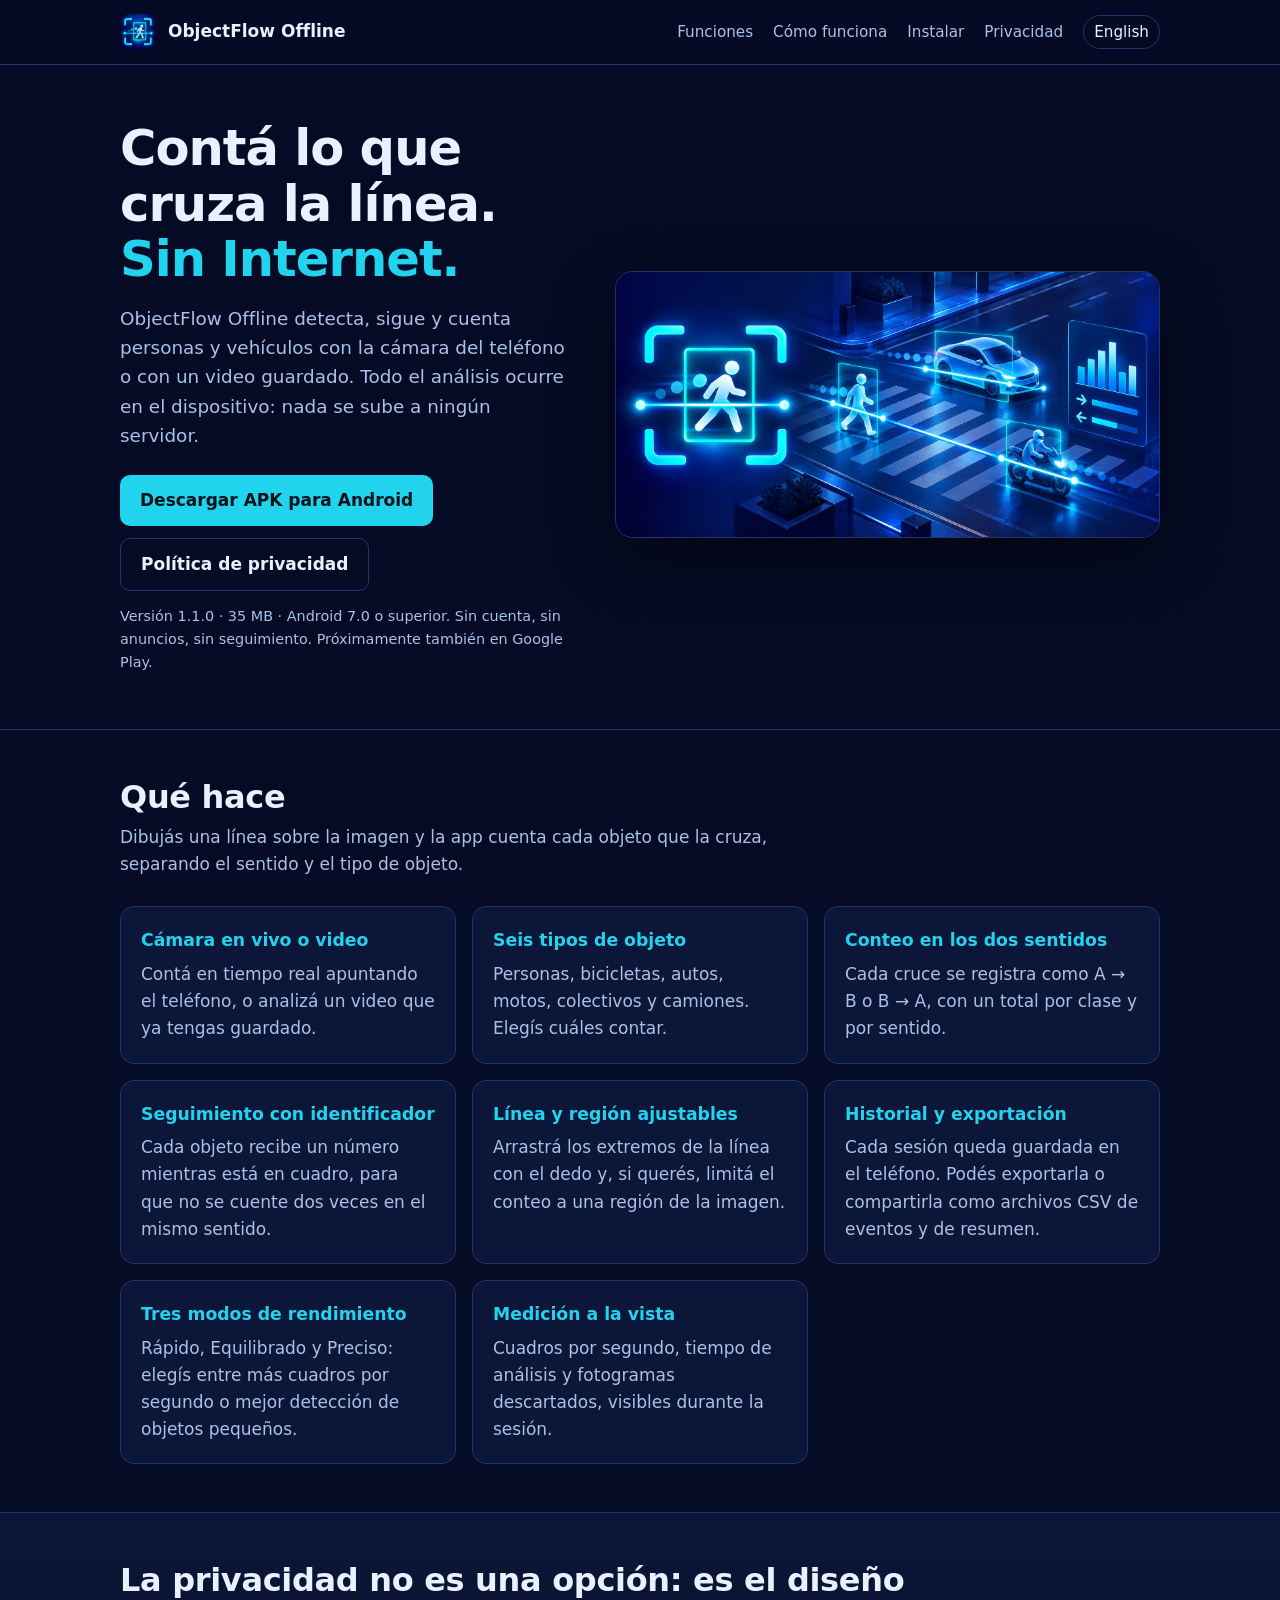
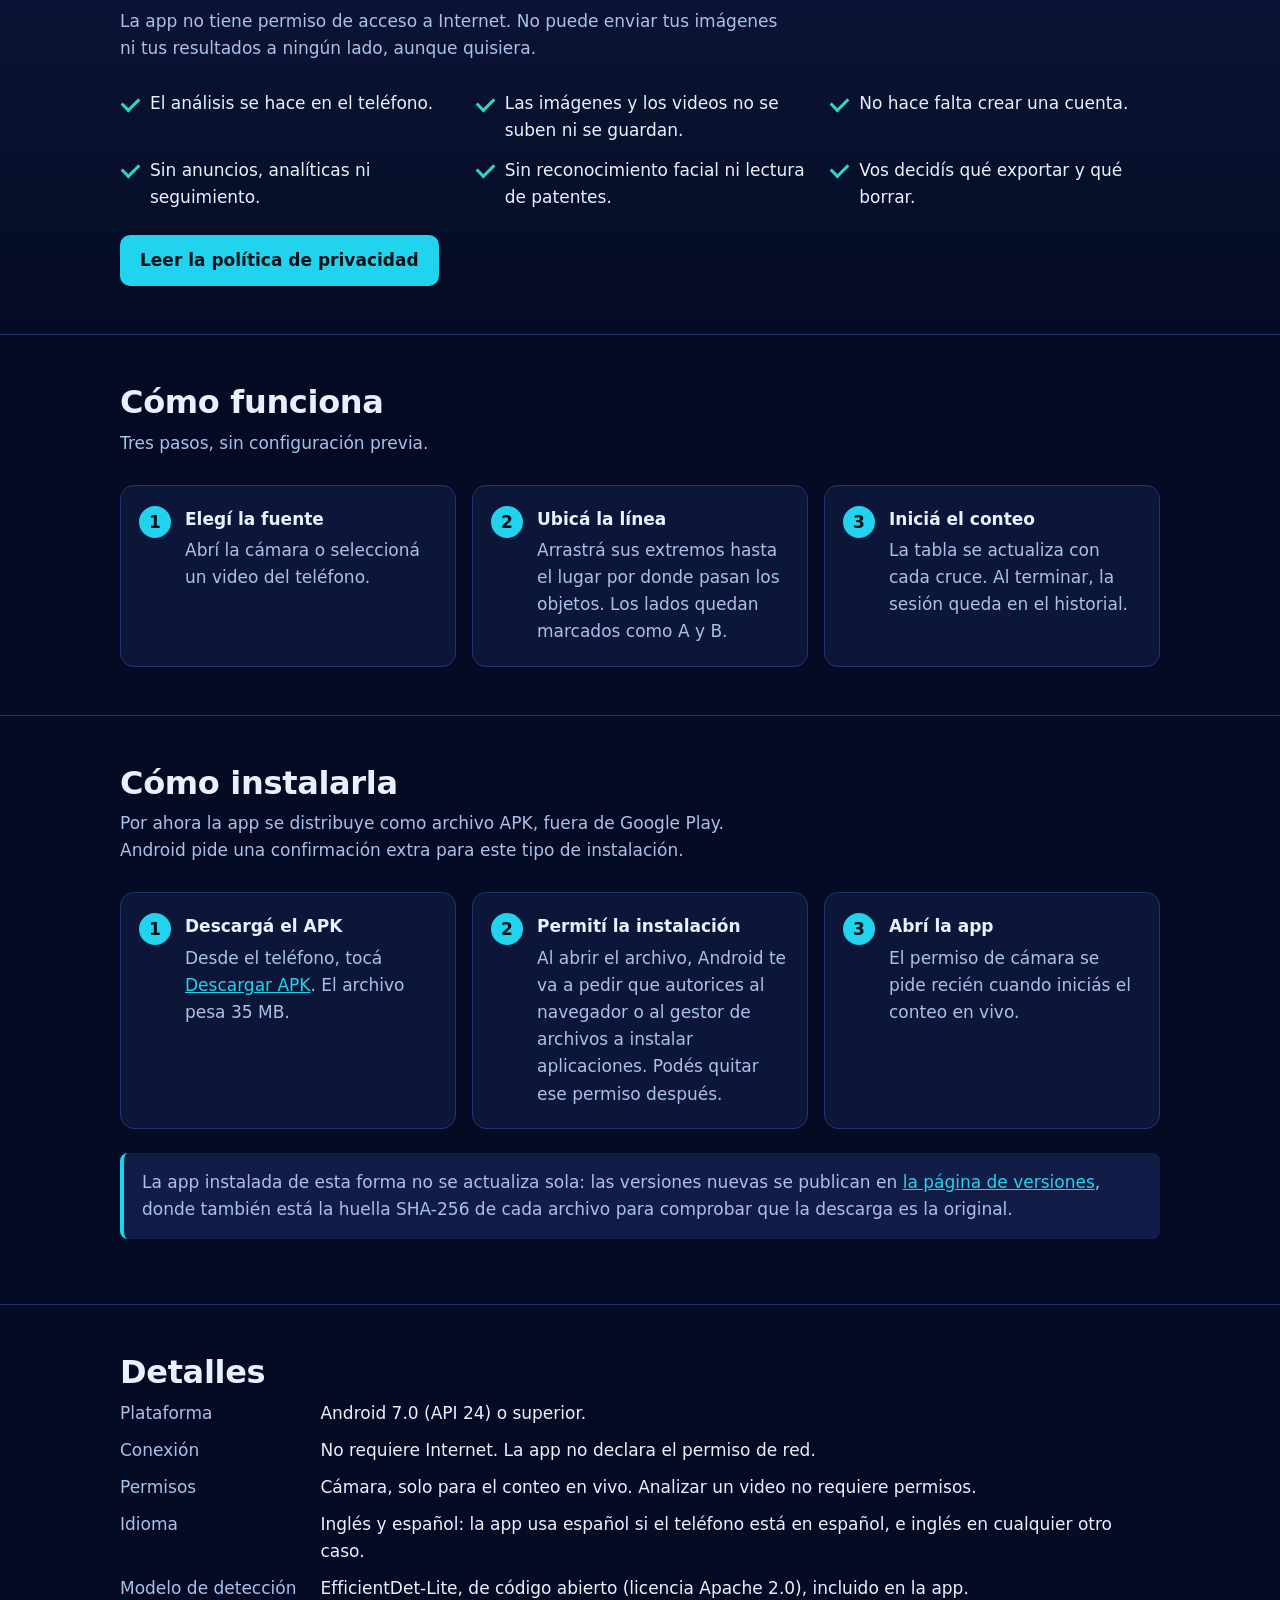
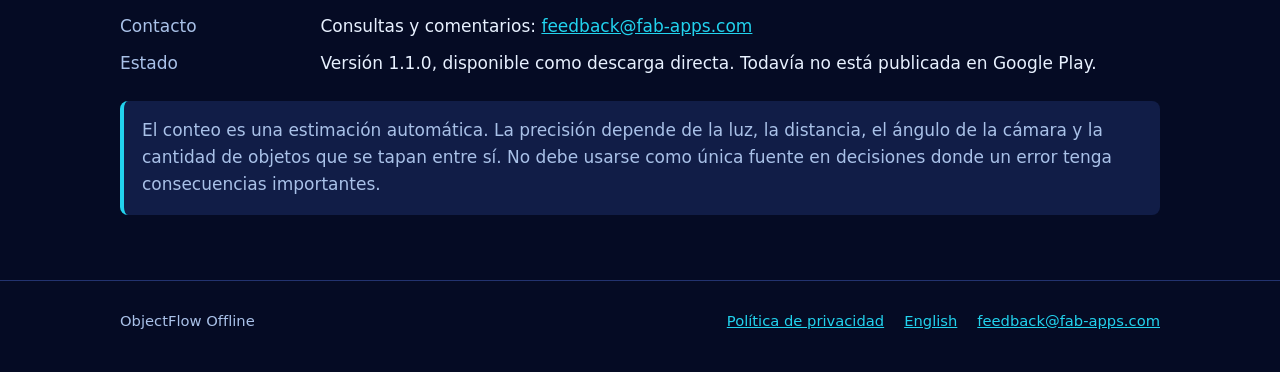
<file: index.html>
<!doctype html>
<html lang="es">
  <head>
    <meta charset="utf-8" />
    <meta name="viewport" content="width=device-width, initial-scale=1" />
    <title>ObjectFlow Offline — Conteo de personas y vehículos sin Internet</title>
    <meta
      name="description"
      content="App Android que detecta, sigue y cuenta personas y vehículos que cruzan una línea, con la cámara o un video. Todo el procesamiento ocurre en el teléfono, sin Internet ni cuentas."
    />
    <meta name="theme-color" content="#050b24" />
    <meta property="og:type" content="website" />
    <meta property="og:title" content="ObjectFlow Offline" />
    <meta
      property="og:description"
      content="Contá personas y vehículos que cruzan una línea. Todo en tu teléfono, sin Internet."
    />
    <meta property="og:image" content="assets/hero.jpg" />
    <link rel="icon" type="image/png" href="assets/favicon.png" />
    <link rel="alternate" hreflang="en" href="en/" />
    <link rel="stylesheet" href="assets/styles.css" />
  </head>
  <body>
    <header class="site-header">
      <div class="wrap">
        <a class="brand" href="./">
          <img src="assets/icon-192.png" alt="" width="36" height="36" />
          ObjectFlow Offline
        </a>
        <nav class="site-nav" aria-label="Principal">
          <a class="optional" href="#funciones">Funciones</a>
          <a class="optional" href="#como-funciona">Cómo funciona</a>
          <a class="optional" href="#instalar">Instalar</a>
          <a href="privacidad.html">Privacidad</a>
          <a class="lang" href="en/" lang="en" hreflang="en">English</a>
        </nav>
      </div>
    </header>

    <main>
      <section class="hero">
        <div class="wrap hero-grid">
          <div>
            <h1>Contá lo que cruza la línea. <span>Sin Internet.</span></h1>
            <p class="lead">
              ObjectFlow Offline detecta, sigue y cuenta personas y vehículos con la cámara del teléfono o con un
              video guardado. Todo el análisis ocurre en el dispositivo: nada se sube a ningún servidor.
            </p>
            <div class="actions">
              <a class="button button-primary" href="https://github.com/franbenaglia/videoTrackingLanding/releases/latest/download/objectflow-offline.apk">Descargar APK para Android</a>
              <a class="button button-ghost" href="privacidad.html">Política de privacidad</a>
            </div>
            <p class="fine">
              Versión 1.1.0 · 35 MB · Android 7.0 o superior. Sin cuenta, sin anuncios, sin seguimiento.
              Próximamente también en Google Play.
            </p>
          </div>
          <img
            class="hero-art"
            src="assets/hero.jpg"
            width="1600"
            height="781"
            alt="Ilustración de una calle donde una persona, un auto y una moto son detectados y contados al cruzar líneas de conteo"
          />
        </div>
      </section>

      <section id="funciones">
        <div class="wrap">
          <h2>Qué hace</h2>
          <p class="section-lead">
            Dibujás una línea sobre la imagen y la app cuenta cada objeto que la cruza, separando el sentido y el
            tipo de objeto.
          </p>
          <ul class="cards">
            <li class="card">
              <h3>Cámara en vivo o video</h3>
              <p>Contá en tiempo real apuntando el teléfono, o analizá un video que ya tengas guardado.</p>
            </li>
            <li class="card">
              <h3>Seis tipos de objeto</h3>
              <p>Personas, bicicletas, autos, motos, colectivos y camiones. Elegís cuáles contar.</p>
            </li>
            <li class="card">
              <h3>Conteo en los dos sentidos</h3>
              <p>Cada cruce se registra como A → B o B → A, con un total por clase y por sentido.</p>
            </li>
            <li class="card">
              <h3>Seguimiento con identificador</h3>
              <p>
                Cada objeto recibe un número mientras está en cuadro, para que no se cuente dos veces en el mismo
                sentido.
              </p>
            </li>
            <li class="card">
              <h3>Línea y región ajustables</h3>
              <p>
                Arrastrá los extremos de la línea con el dedo y, si querés, limitá el conteo a una región de la
                imagen.
              </p>
            </li>
            <li class="card">
              <h3>Historial y exportación</h3>
              <p>
                Cada sesión queda guardada en el teléfono. Podés exportarla o compartirla como archivos CSV de
                eventos y de resumen.
              </p>
            </li>
            <li class="card">
              <h3>Tres modos de rendimiento</h3>
              <p>
                Rápido, Equilibrado y Preciso: elegís entre más cuadros por segundo o mejor detección de objetos
                pequeños.
              </p>
            </li>
            <li class="card">
              <h3>Medición a la vista</h3>
              <p>Cuadros por segundo, tiempo de análisis y fotogramas descartados, visibles durante la sesión.</p>
            </li>
          </ul>
        </div>
      </section>

      <section class="privacy-band" id="privacidad">
        <div class="wrap">
          <h2>La privacidad no es una opción: es el diseño</h2>
          <p class="section-lead">
            La app no tiene permiso de acceso a Internet. No puede enviar tus imágenes ni tus resultados a ningún
            lado, aunque quisiera.
          </p>
          <ul class="checks">
            <li>El análisis se hace en el teléfono.</li>
            <li>Las imágenes y los videos no se suben ni se guardan.</li>
            <li>No hace falta crear una cuenta.</li>
            <li>Sin anuncios, analíticas ni seguimiento.</li>
            <li>Sin reconocimiento facial ni lectura de patentes.</li>
            <li>Vos decidís qué exportar y qué borrar.</li>
          </ul>
          <a class="button button-primary" href="privacidad.html">Leer la política de privacidad</a>
        </div>
      </section>

      <section id="como-funciona">
        <div class="wrap">
          <h2>Cómo funciona</h2>
          <p class="section-lead">Tres pasos, sin configuración previa.</p>
          <ol class="steps">
            <li>
              <strong>Elegí la fuente</strong>
              <span>Abrí la cámara o seleccioná un video del teléfono.</span>
            </li>
            <li>
              <strong>Ubicá la línea</strong>
              <span>Arrastrá sus extremos hasta el lugar por donde pasan los objetos. Los lados quedan marcados como A y B.</span>
            </li>
            <li>
              <strong>Iniciá el conteo</strong>
              <span>La tabla se actualiza con cada cruce. Al terminar, la sesión queda en el historial.</span>
            </li>
          </ol>
        </div>
      </section>

      <section id="instalar">
        <div class="wrap">
          <h2>Cómo instalarla</h2>
          <p class="section-lead">
            Por ahora la app se distribuye como archivo APK, fuera de Google Play. Android pide una confirmación
            extra para este tipo de instalación.
          </p>
          <ol class="steps">
            <li>
              <strong>Descargá el APK</strong>
              <span>Desde el teléfono, tocá <a href="https://github.com/franbenaglia/videoTrackingLanding/releases/latest/download/objectflow-offline.apk">Descargar APK</a>. El archivo pesa 35 MB.</span>
            </li>
            <li>
              <strong>Permití la instalación</strong>
              <span>
                Al abrir el archivo, Android te va a pedir que autorices al navegador o al gestor de archivos a
                instalar aplicaciones. Podés quitar ese permiso después.
              </span>
            </li>
            <li>
              <strong>Abrí la app</strong>
              <span>El permiso de cámara se pide recién cuando iniciás el conteo en vivo.</span>
            </li>
          </ol>
          <p class="note">
            La app instalada de esta forma no se actualiza sola: las versiones nuevas se publican en
            <a href="https://github.com/franbenaglia/videoTrackingLanding/releases">la página de versiones</a>, donde también está la huella SHA-256 de cada archivo para
            comprobar que la descarga es la original.
          </p>
        </div>
      </section>

      <section id="detalles">
        <div class="wrap">
          <h2>Detalles</h2>
          <dl class="facts">
            <dt>Plataforma</dt>
            <dd>Android 7.0 (API 24) o superior.</dd>
            <dt>Conexión</dt>
            <dd>No requiere Internet. La app no declara el permiso de red.</dd>
            <dt>Permisos</dt>
            <dd>Cámara, solo para el conteo en vivo. Analizar un video no requiere permisos.</dd>
            <dt>Idioma</dt>
            <dd>Inglés y español: la app usa español si el teléfono está en español, e inglés en cualquier otro caso.</dd>
            <dt>Modelo de detección</dt>
            <dd>EfficientDet-Lite, de código abierto (licencia Apache 2.0), incluido en la app.</dd>
            <dt>Contacto</dt>
            <dd>Consultas y comentarios: <a href="mailto:feedback@fab-apps.com">feedback@fab-apps.com</a></dd>
            <dt>Estado</dt>
            <dd>Versión 1.1.0, disponible como descarga directa. Todavía no está publicada en Google Play.</dd>
          </dl>
          <p class="note">
            El conteo es una estimación automática. La precisión depende de la luz, la distancia, el ángulo de la
            cámara y la cantidad de objetos que se tapan entre sí. No debe usarse como única fuente en decisiones
            donde un error tenga consecuencias importantes.
          </p>
        </div>
      </section>
    </main>

    <footer class="site-footer">
      <div class="wrap">
        <span>ObjectFlow Offline</span>
        <nav aria-label="Pie de página">
          <a href="privacidad.html">Política de privacidad</a>
          <a href="en/" lang="en" hreflang="en">English</a>
          <a href="mailto:feedback@fab-apps.com">feedback@fab-apps.com</a>
        </nav>
      </div>
    </footer>
  </body>
</html>
</file>
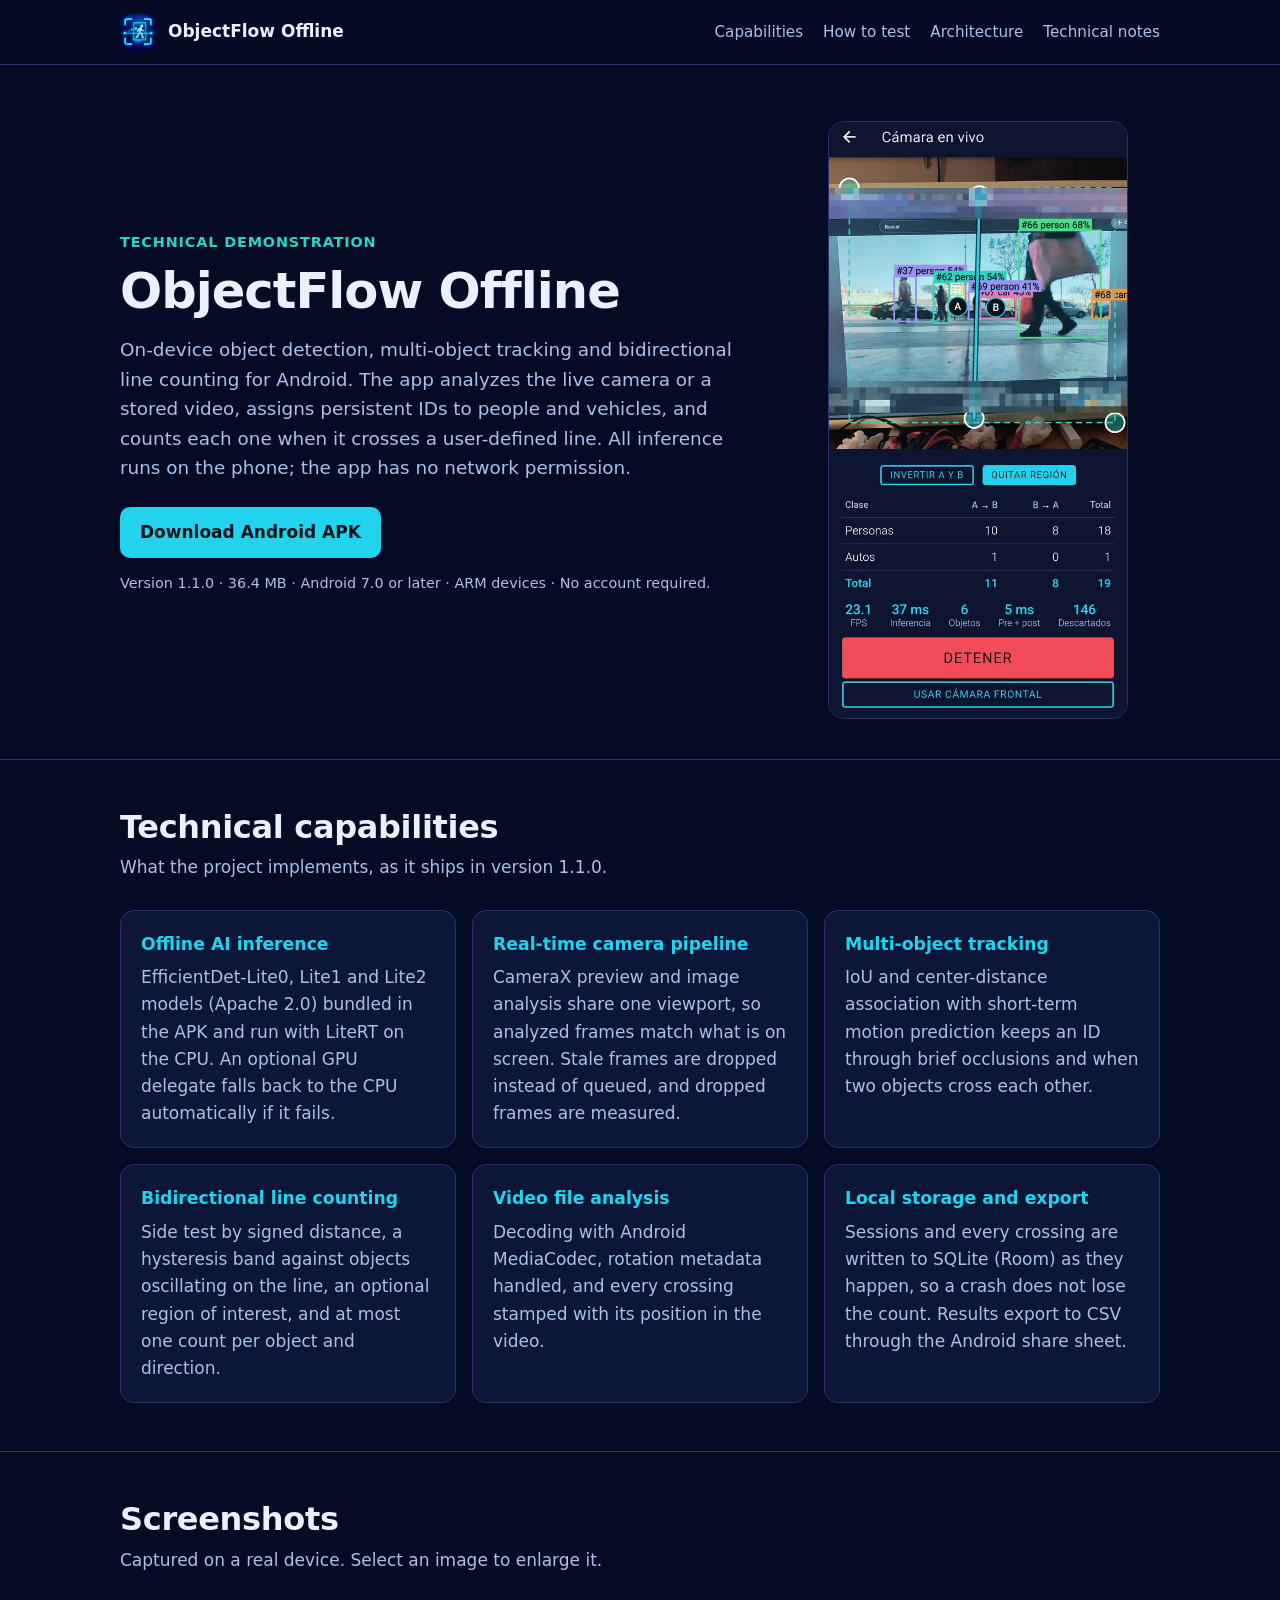
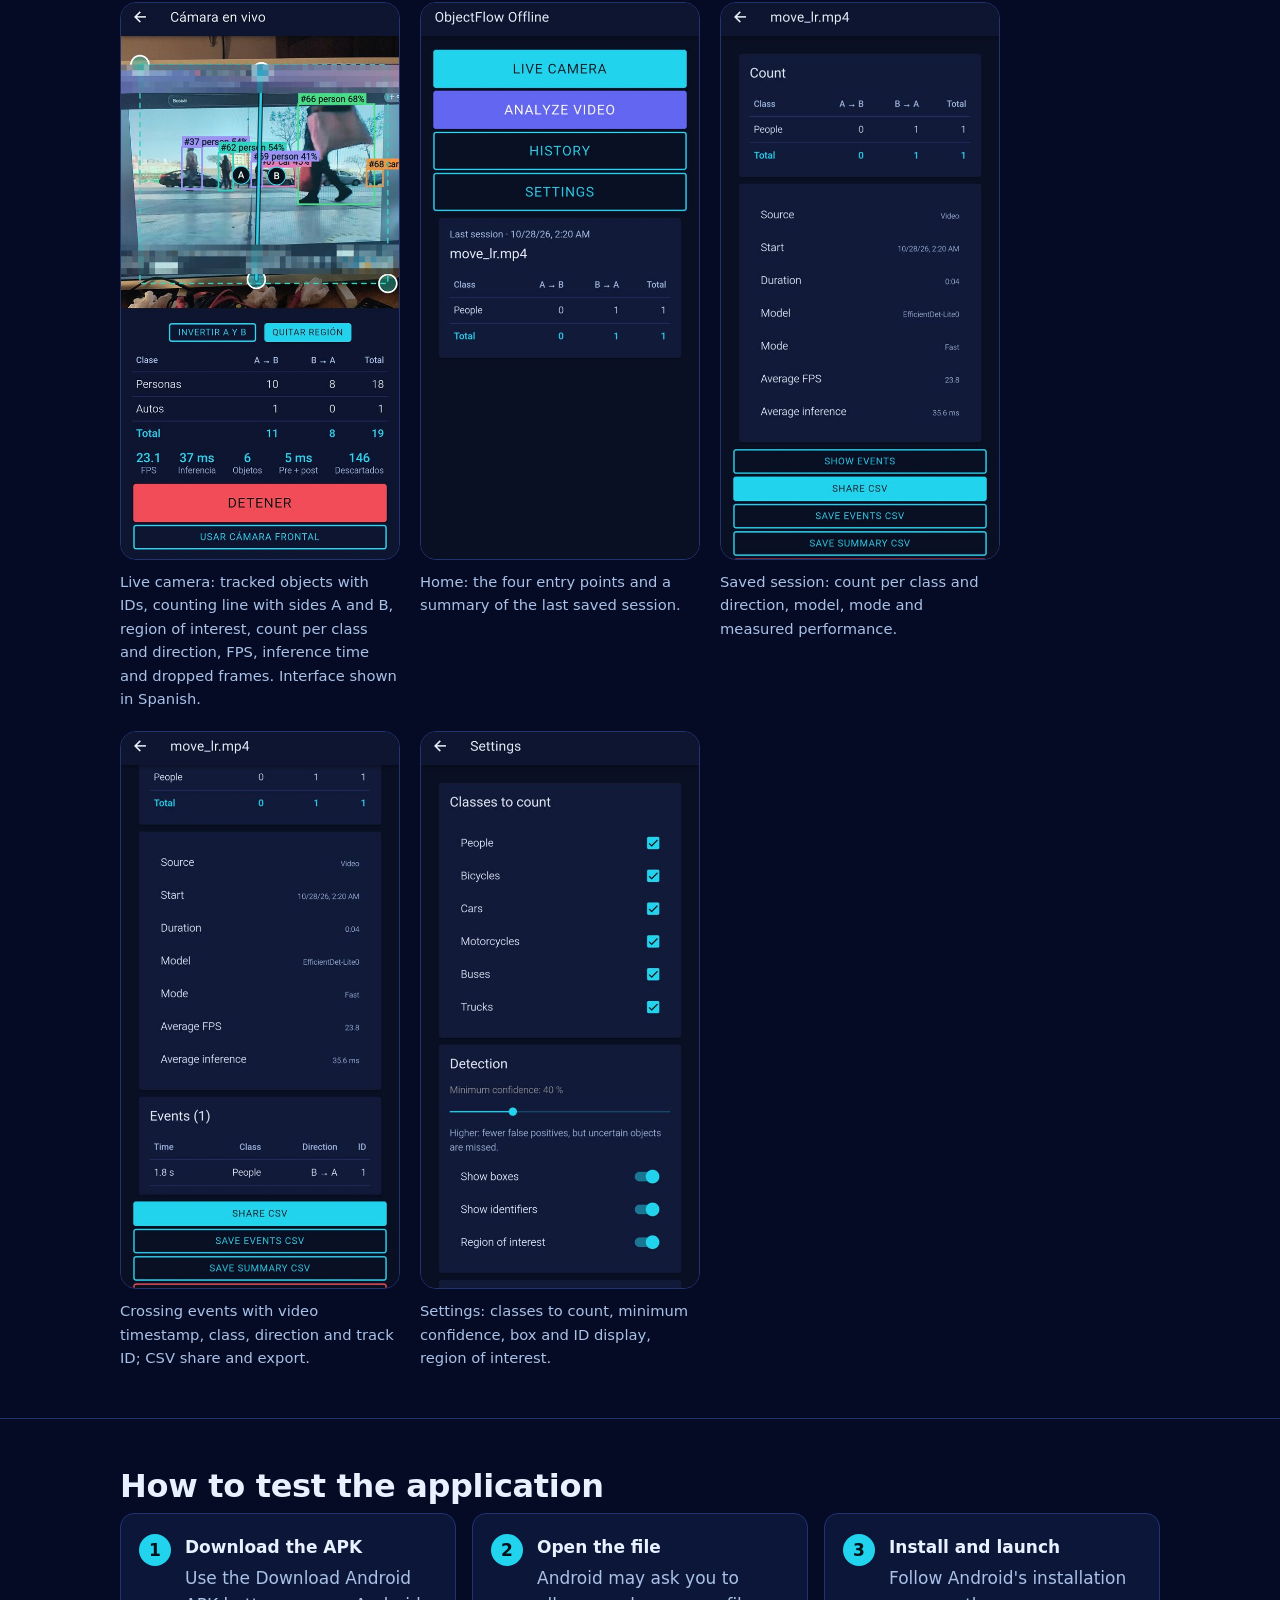
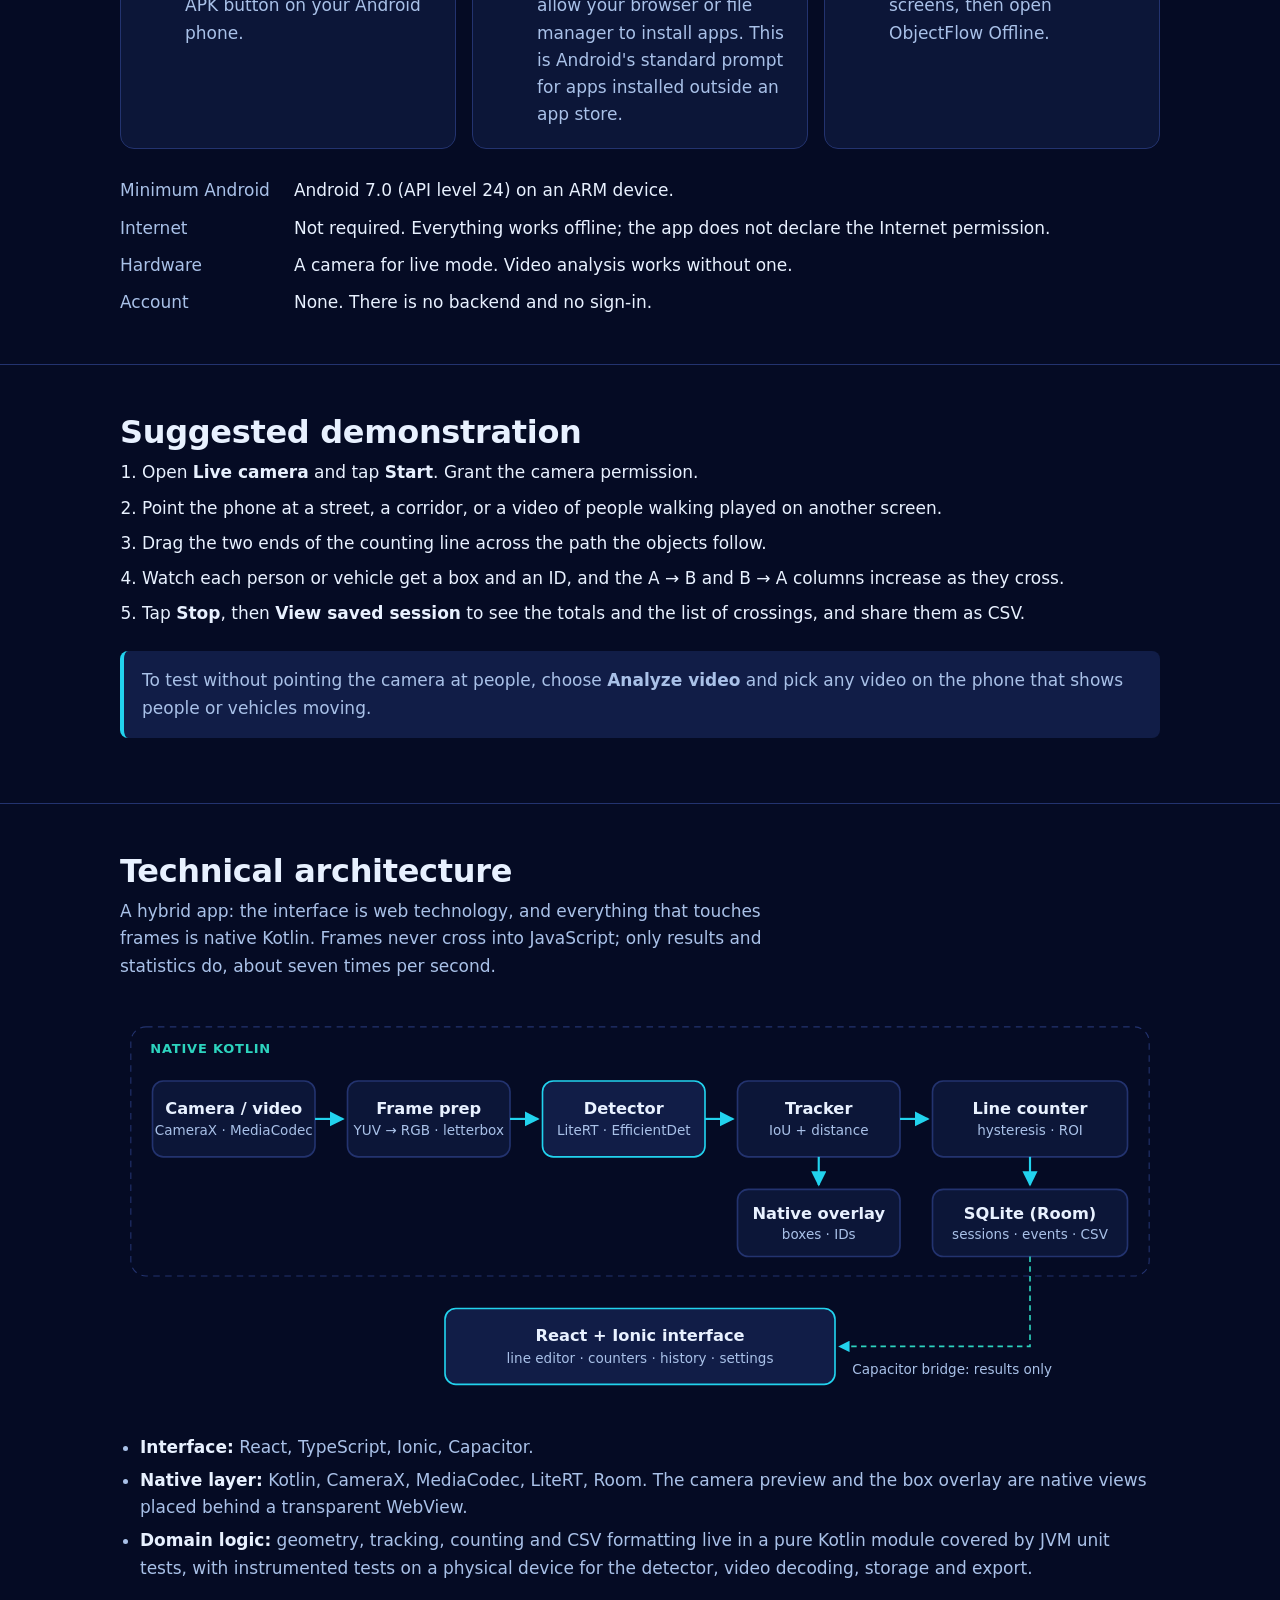
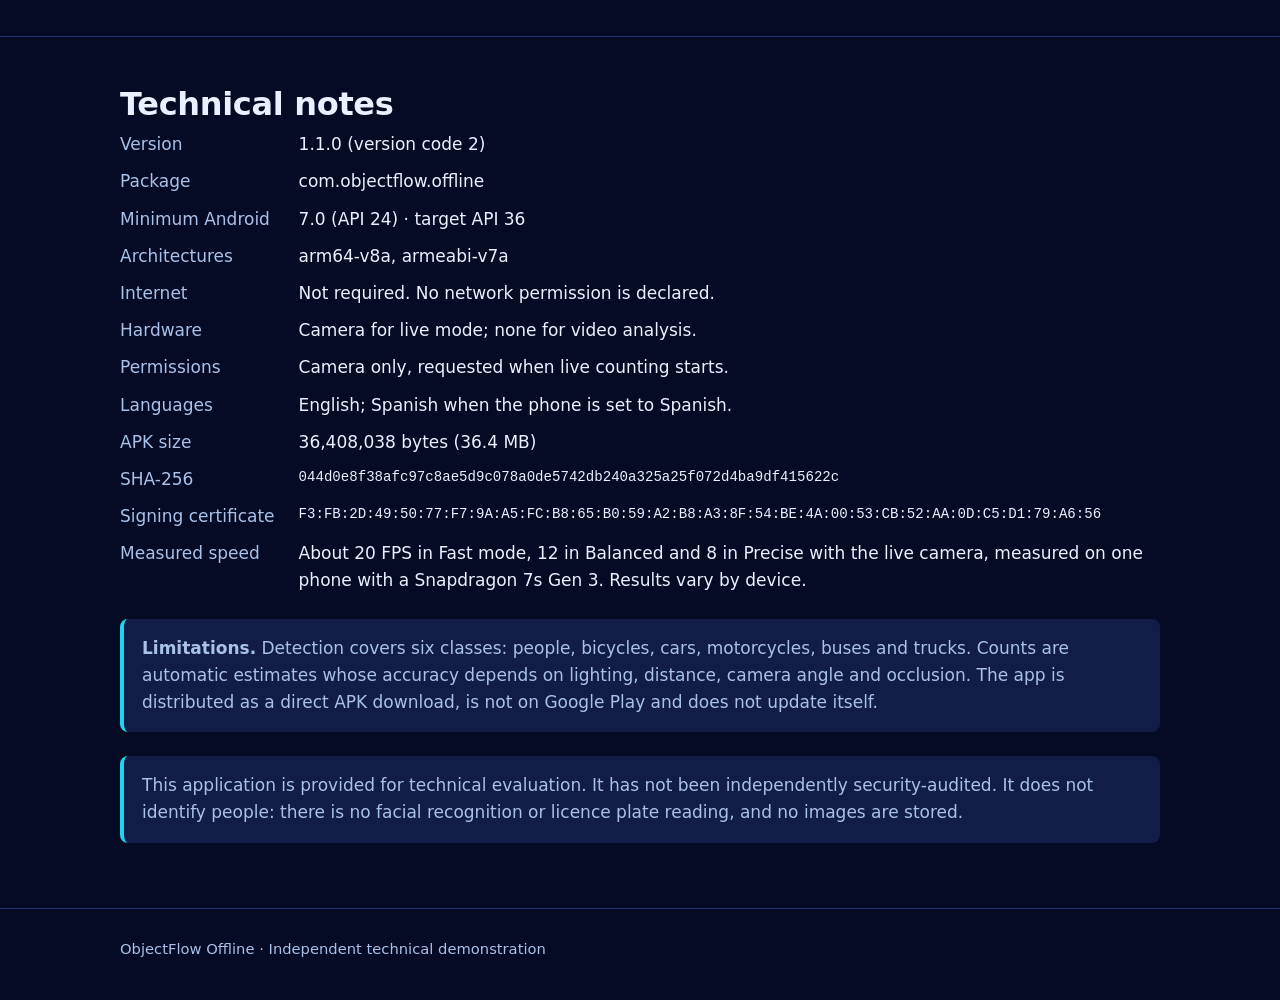
<file: demo/index.html>
<!doctype html>
<html lang="en">
  <head>
    <meta charset="utf-8" />
    <meta name="viewport" content="width=device-width, initial-scale=1" />
    <title>ObjectFlow Offline — Technical demo</title>
    <meta
      name="description"
      content="Technical demonstration of ObjectFlow Offline, an Android app that detects, tracks and counts people and vehicles crossing a line, entirely on the device."
    />
    <!--
      Indexación: la página no se indexa por defecto. Para permitirlo, cambiar
      "noindex, follow" por "index, follow". noindex no restringe el acceso:
      cualquiera con la URL puede abrir la página.
    -->
    <meta name="robots" content="noindex, follow" />
    <meta
      http-equiv="Content-Security-Policy"
      content="default-src 'none'; img-src 'self'; style-src 'self'; script-src 'self'; base-uri 'none'; form-action 'none'"
    />
    <meta name="referrer" content="no-referrer" />
    <meta name="theme-color" content="#050b24" />
    <link rel="icon" type="image/png" href="../assets/favicon.png" />
    <link rel="stylesheet" href="../assets/styles.css" />
    <link rel="stylesheet" href="demo.css" />
  </head>
  <body>
    <header class="site-header">
      <div class="wrap">
        <span class="brand">
          <img src="../assets/icon-192.png" alt="" width="36" height="36" />
          ObjectFlow Offline
        </span>
        <nav class="site-nav" aria-label="Sections">
          <a class="optional" href="#capabilities">Capabilities</a>
          <a class="optional" href="#test">How to test</a>
          <a href="#architecture">Architecture</a>
          <a href="#notes">Technical notes</a>
        </nav>
      </div>
    </header>

    <main>
      <section class="hero demo-hero">
        <div class="wrap hero-grid">
          <div>
            <p class="eyebrow">Technical demonstration</p>
            <h1>ObjectFlow Offline</h1>
            <p class="lead">
              On-device object detection, multi-object tracking and bidirectional line counting for Android. The app
              analyzes the live camera or a stored video, assigns persistent IDs to people and vehicles, and counts
              each one when it crosses a user-defined line. All inference runs on the phone; the app has no network
              permission.
            </p>
            <div class="actions">
              <a
                class="button button-primary"
                href="https://github.com/franbenaglia/videoTrackingLanding/releases/download/v1.1.0/objectflow-offline-v1.1.0.apk"
                type="application/vnd.android.package-archive"
                >Download Android APK</a
              >
            </div>
            <p class="fine">Version 1.1.0 · 36.4 MB · Android 7.0 or later · ARM devices · No account required.</p>
          </div>
          <div class="hero-shot">
            <button
              class="shot-button"
              type="button"
              data-full="screens/live-camera-1080.jpg"
              data-caption="Live camera mode counting people and cars filmed from a monitor."
            >
              <img
                src="screens/live-camera-540.jpg"
                width="540"
                height="1080"
                alt="Live camera screen: tracked people and cars with numbered boxes, a vertical counting line with sides A and B, a dashed region of interest, a per-class count table and live performance figures"
              />
            </button>
          </div>
        </div>
      </section>

      <section id="capabilities">
        <div class="wrap">
          <h2>Technical capabilities</h2>
          <p class="section-lead">What the project implements, as it ships in version 1.1.0.</p>
          <ul class="cards">
            <li class="card">
              <h3>Offline AI inference</h3>
              <p>
                EfficientDet-Lite0, Lite1 and Lite2 models (Apache 2.0) bundled in the APK and run with LiteRT on the
                CPU. An optional GPU delegate falls back to the CPU automatically if it fails.
              </p>
            </li>
            <li class="card">
              <h3>Real-time camera pipeline</h3>
              <p>
                CameraX preview and image analysis share one viewport, so analyzed frames match what is on screen.
                Stale frames are dropped instead of queued, and dropped frames are measured.
              </p>
            </li>
            <li class="card">
              <h3>Multi-object tracking</h3>
              <p>
                IoU and center-distance association with short-term motion prediction keeps an ID through brief
                occlusions and when two objects cross each other.
              </p>
            </li>
            <li class="card">
              <h3>Bidirectional line counting</h3>
              <p>
                Side test by signed distance, a hysteresis band against objects oscillating on the line, an optional
                region of interest, and at most one count per object and direction.
              </p>
            </li>
            <li class="card">
              <h3>Video file analysis</h3>
              <p>
                Decoding with Android MediaCodec, rotation metadata handled, and every crossing stamped with its
                position in the video.
              </p>
            </li>
            <li class="card">
              <h3>Local storage and export</h3>
              <p>
                Sessions and every crossing are written to SQLite (Room) as they happen, so a crash does not lose the
                count. Results export to CSV through the Android share sheet.
              </p>
            </li>
          </ul>
        </div>
      </section>

      <section id="screenshots">
        <div class="wrap">
          <h2>Screenshots</h2>
          <p class="section-lead">Captured on a real device. Select an image to enlarge it.</p>
          <ul class="gallery">
            <li>
              <figure>
                <button
                  class="shot-button"
                  type="button"
                  data-full="screens/live-camera-1080.jpg"
                  data-caption="Live camera mode. The interface in this capture is in Spanish; version 1.1.0 uses English unless the phone is set to Spanish. The browser bar and video title on the filmed monitor are pixelated."
                >
                  <img
                    src="screens/live-camera-540.jpg"
                    width="540"
                    height="1080"
                    loading="lazy"
                    alt="Live camera screen counting people and cars, with numbered boxes, counting line, region of interest and count table"
                  />
                </button>
                <figcaption>
                  Live camera: tracked objects with IDs, counting line with sides A and B, region of interest, count
                  per class and direction, FPS, inference time and dropped frames. Interface shown in Spanish.
                </figcaption>
              </figure>
            </li>
            <li>
              <figure>
                <button
                  class="shot-button"
                  type="button"
                  data-full="screens/home-1080.jpg"
                  data-caption="Home screen with the summary of the last saved session."
                >
                  <img
                    src="screens/home-540.jpg"
                    width="540"
                    height="1080"
                    loading="lazy"
                    alt="Home screen with Live camera, Analyze video, History and Settings buttons, and a summary table of the last session"
                  />
                </button>
                <figcaption>Home: the four entry points and a summary of the last saved session.</figcaption>
              </figure>
            </li>
            <li>
              <figure>
                <button
                  class="shot-button"
                  type="button"
                  data-full="screens/session-1080.jpg"
                  data-caption="Saved session analyzed from a test video, with its count and performance figures."
                >
                  <img
                    src="screens/session-540.jpg"
                    width="540"
                    height="1080"
                    loading="lazy"
                    alt="Saved session screen with the count per class and direction, source, duration, model, mode, average FPS and average inference time"
                  />
                </button>
                <figcaption>Saved session: count per class and direction, model, mode and measured performance.</figcaption>
              </figure>
            </li>
            <li>
              <figure>
                <button
                  class="shot-button"
                  type="button"
                  data-full="screens/events-1080.jpg"
                  data-caption="Events of a saved session and the CSV export buttons."
                >
                  <img
                    src="screens/events-540.jpg"
                    width="540"
                    height="1080"
                    loading="lazy"
                    alt="List of crossings of a saved session with time, class, direction and track ID, plus CSV share and save buttons"
                  />
                </button>
                <figcaption>Crossing events with video timestamp, class, direction and track ID; CSV share and export.</figcaption>
              </figure>
            </li>
            <li>
              <figure>
                <button
                  class="shot-button"
                  type="button"
                  data-full="screens/settings-1080.jpg"
                  data-caption="Settings screen."
                >
                  <img
                    src="screens/settings-540.jpg"
                    width="540"
                    height="1080"
                    loading="lazy"
                    alt="Settings screen with checkboxes for the six classes, a minimum confidence slider and display toggles"
                  />
                </button>
                <figcaption>Settings: classes to count, minimum confidence, box and ID display, region of interest.</figcaption>
              </figure>
            </li>
          </ul>
        </div>
      </section>

      <section id="test">
        <div class="wrap">
          <h2>How to test the application</h2>
          <ol class="steps">
            <li>
              <strong>Download the APK</strong>
              <span>Use the Download Android APK button on your Android phone.</span>
            </li>
            <li>
              <strong>Open the file</strong>
              <span>
                Android may ask you to allow your browser or file manager to install apps. This is Android's standard
                prompt for apps installed outside an app store.
              </span>
            </li>
            <li>
              <strong>Install and launch</strong>
              <span>Follow Android's installation screens, then open ObjectFlow Offline.</span>
            </li>
          </ol>
          <dl class="facts facts-spaced">
            <dt>Minimum Android</dt>
            <dd>Android 7.0 (API level 24) on an ARM device.</dd>
            <dt>Internet</dt>
            <dd>Not required. Everything works offline; the app does not declare the Internet permission.</dd>
            <dt>Hardware</dt>
            <dd>A camera for live mode. Video analysis works without one.</dd>
            <dt>Account</dt>
            <dd>None. There is no backend and no sign-in.</dd>
          </dl>
        </div>
      </section>

      <section id="scenario">
        <div class="wrap">
          <h2>Suggested demonstration</h2>
          <ol class="scenario">
            <li>Open <strong>Live camera</strong> and tap <strong>Start</strong>. Grant the camera permission.</li>
            <li>
              Point the phone at a street, a corridor, or a video of people walking played on another screen.
            </li>
            <li>Drag the two ends of the counting line across the path the objects follow.</li>
            <li>
              Watch each person or vehicle get a box and an ID, and the A → B and B → A columns increase as they cross.
            </li>
            <li>
              Tap <strong>Stop</strong>, then <strong>View saved session</strong> to see the totals and the list of
              crossings, and share them as CSV.
            </li>
          </ol>
          <p class="note">
            To test without pointing the camera at people, choose <strong>Analyze video</strong> and pick any video
            on the phone that shows people or vehicles moving.
          </p>
        </div>
      </section>

      <section id="architecture">
        <div class="wrap">
          <h2>Technical architecture</h2>
          <p class="section-lead">
            A hybrid app: the interface is web technology, and everything that touches frames is native Kotlin.
            Frames never cross into JavaScript; only results and statistics do, about seven times per second.
          </p>
          <svg
            class="diagram"
            viewBox="0 0 960 360"
            role="img"
            aria-labelledby="diagram-title diagram-desc"
          >
            <title id="diagram-title">Processing pipeline</title>
            <desc id="diagram-desc">
              Camera or video frames are converted from YUV, passed to the LiteRT detector, then to the tracker and the
              line counter. Results are stored in SQLite and drawn on a native overlay; the React and Ionic interface
              receives only results and statistics through the Capacitor bridge.
            </desc>
            <defs>
              <marker id="head" viewBox="0 0 10 10" refX="9" refY="5" markerWidth="7" markerHeight="7" orient="auto">
                <path d="M0,0 L10,5 L0,10 z" fill="#22d3ee" />
              </marker>
            </defs>

            <rect class="group" x="10" y="10" width="940" height="230" rx="14" />
            <text class="group-label" x="28" y="34">NATIVE KOTLIN</text>

            <rect class="box" x="30" y="60" width="150" height="70" rx="10" />
            <text class="title" x="105" y="90" text-anchor="middle">Camera / video</text>
            <text class="sub" x="105" y="110" text-anchor="middle">CameraX · MediaCodec</text>

            <rect class="box" x="210" y="60" width="150" height="70" rx="10" />
            <text class="title" x="285" y="90" text-anchor="middle">Frame prep</text>
            <text class="sub" x="285" y="110" text-anchor="middle">YUV → RGB · letterbox</text>

            <rect class="box-accent" x="390" y="60" width="150" height="70" rx="10" />
            <text class="title" x="465" y="90" text-anchor="middle">Detector</text>
            <text class="sub" x="465" y="110" text-anchor="middle">LiteRT · EfficientDet</text>

            <rect class="box" x="570" y="60" width="150" height="70" rx="10" />
            <text class="title" x="645" y="90" text-anchor="middle">Tracker</text>
            <text class="sub" x="645" y="110" text-anchor="middle">IoU + distance</text>

            <rect class="box" x="750" y="60" width="180" height="70" rx="10" />
            <text class="title" x="840" y="90" text-anchor="middle">Line counter</text>
            <text class="sub" x="840" y="110" text-anchor="middle">hysteresis · ROI</text>

            <path class="arrow" d="M180 95 H206" marker-end="url(#head)" />
            <path class="arrow" d="M360 95 H386" marker-end="url(#head)" />
            <path class="arrow" d="M540 95 H566" marker-end="url(#head)" />
            <path class="arrow" d="M720 95 H746" marker-end="url(#head)" />

            <rect class="box" x="570" y="160" width="150" height="62" rx="10" />
            <text class="title" x="645" y="187" text-anchor="middle">Native overlay</text>
            <text class="sub" x="645" y="206" text-anchor="middle">boxes · IDs</text>

            <rect class="box" x="750" y="160" width="180" height="62" rx="10" />
            <text class="title" x="840" y="187" text-anchor="middle">SQLite (Room)</text>
            <text class="sub" x="840" y="206" text-anchor="middle">sessions · events · CSV</text>

            <path class="arrow" d="M645 130 V156" marker-end="url(#head)" />
            <path class="arrow" d="M840 130 V156" marker-end="url(#head)" />

            <rect class="box-accent" x="300" y="270" width="360" height="70" rx="10" />
            <text class="title" x="480" y="300" text-anchor="middle">React + Ionic interface</text>
            <text class="sub" x="480" y="320" text-anchor="middle">line editor · counters · history · settings</text>

            <path class="arrow-soft" d="M840 222 V305 H664" marker-end="url(#head)" />
            <text class="sub" x="676" y="330">Capacitor bridge: results only</text>
          </svg>
          <ul class="stack-list">
            <li><strong>Interface:</strong> React, TypeScript, Ionic, Capacitor.</li>
            <li>
              <strong>Native layer:</strong> Kotlin, CameraX, MediaCodec, LiteRT, Room. The camera preview and the
              box overlay are native views placed behind a transparent WebView.
            </li>
            <li>
              <strong>Domain logic:</strong> geometry, tracking, counting and CSV formatting live in a pure Kotlin
              module covered by JVM unit tests, with instrumented tests on a physical device for the detector, video
              decoding, storage and export.
            </li>
          </ul>
        </div>
      </section>

      <section id="notes">
        <div class="wrap">
          <h2>Technical notes</h2>
          <dl class="facts">
            <dt>Version</dt>
            <dd>1.1.0 (version code 2)</dd>
            <dt>Package</dt>
            <dd>com.objectflow.offline</dd>
            <dt>Minimum Android</dt>
            <dd>7.0 (API 24) · target API 36</dd>
            <dt>Architectures</dt>
            <dd>arm64-v8a, armeabi-v7a</dd>
            <dt>Internet</dt>
            <dd>Not required. No network permission is declared.</dd>
            <dt>Hardware</dt>
            <dd>Camera for live mode; none for video analysis.</dd>
            <dt>Permissions</dt>
            <dd>Camera only, requested when live counting starts.</dd>
            <dt>Languages</dt>
            <dd>English; Spanish when the phone is set to Spanish.</dd>
            <dt>APK size</dt>
            <dd>36,408,038 bytes (36.4 MB)</dd>
            <dt>SHA-256</dt>
            <dd>
              <code class="checksum">044d0e8f38afc97c8ae5d9c078a0de5742db240a325a25f072d4ba9df415622c</code>
            </dd>
            <dt>Signing certificate</dt>
            <dd>
              <code class="checksum">
                F3:FB:2D:49:50:77:F7:9A:A5:FC:B8:65:B0:59:A2:B8:A3:8F:54:BE:4A:00:53:CB:52:AA:0D:C5:D1:79:A6:56
              </code>
            </dd>
            <dt>Measured speed</dt>
            <dd>
              About 20 FPS in Fast mode, 12 in Balanced and 8 in Precise with the live camera, measured on one phone
              with a Snapdragon 7s Gen 3. Results vary by device.
            </dd>
          </dl>
          <p class="note">
            <strong>Limitations.</strong> Detection covers six classes: people, bicycles, cars, motorcycles, buses and
            trucks. Counts are automatic estimates whose accuracy depends on lighting, distance, camera angle and
            occlusion. The app is distributed as a direct APK download, is not on Google Play and does not update
            itself.
          </p>
          <p class="note">
            This application is provided for technical evaluation. It has not been independently security-audited.
            It does not identify people: there is no facial recognition or licence plate reading, and no images are
            stored.
          </p>
        </div>
      </section>
    </main>

    <footer class="site-footer">
      <div class="wrap">
        <span>ObjectFlow Offline · Independent technical demonstration</span>
      </div>
    </footer>

    <dialog class="lightbox" id="lightbox" aria-label="Enlarged screenshot">
      <div class="lightbox-bar">
        <p data-caption></p>
        <button class="lightbox-close" type="button">Close</button>
      </div>
      <img alt="" />
    </dialog>

    <script src="demo.js"></script>
  </body>
</html>
</file>
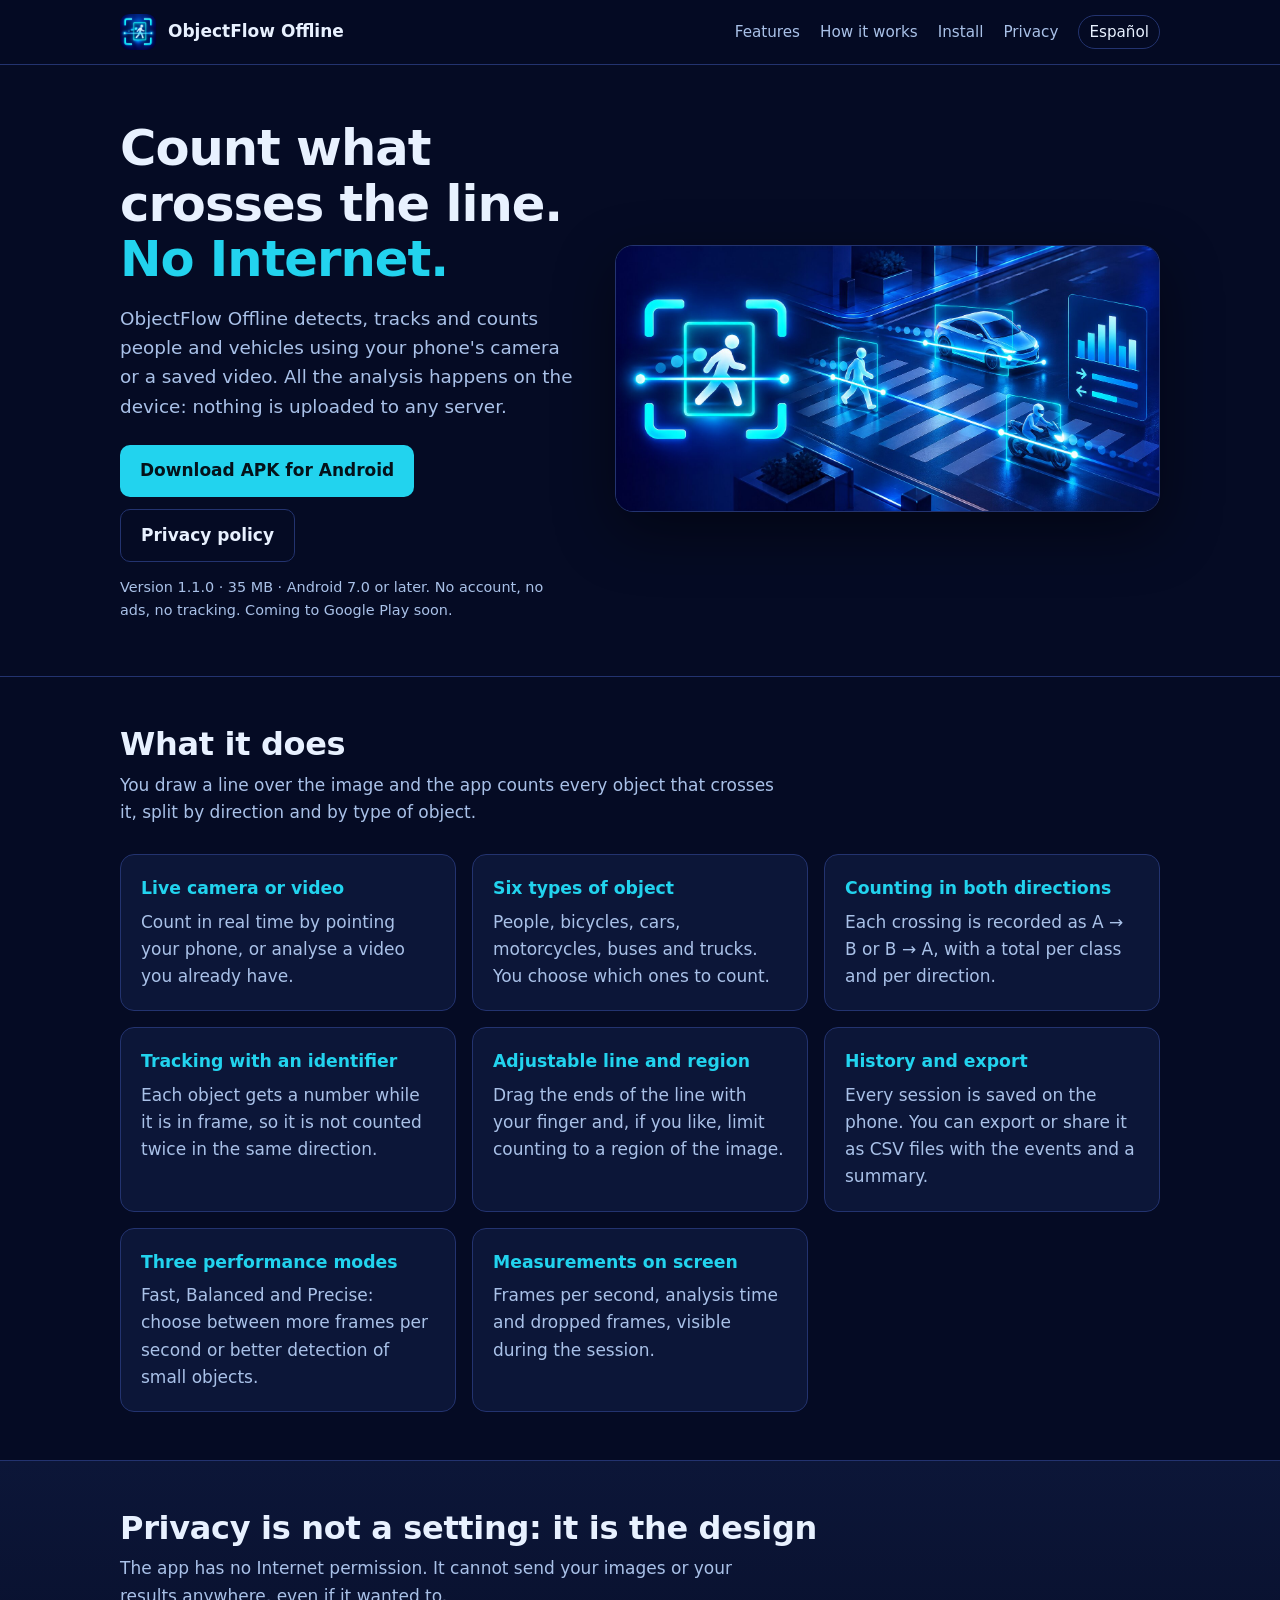
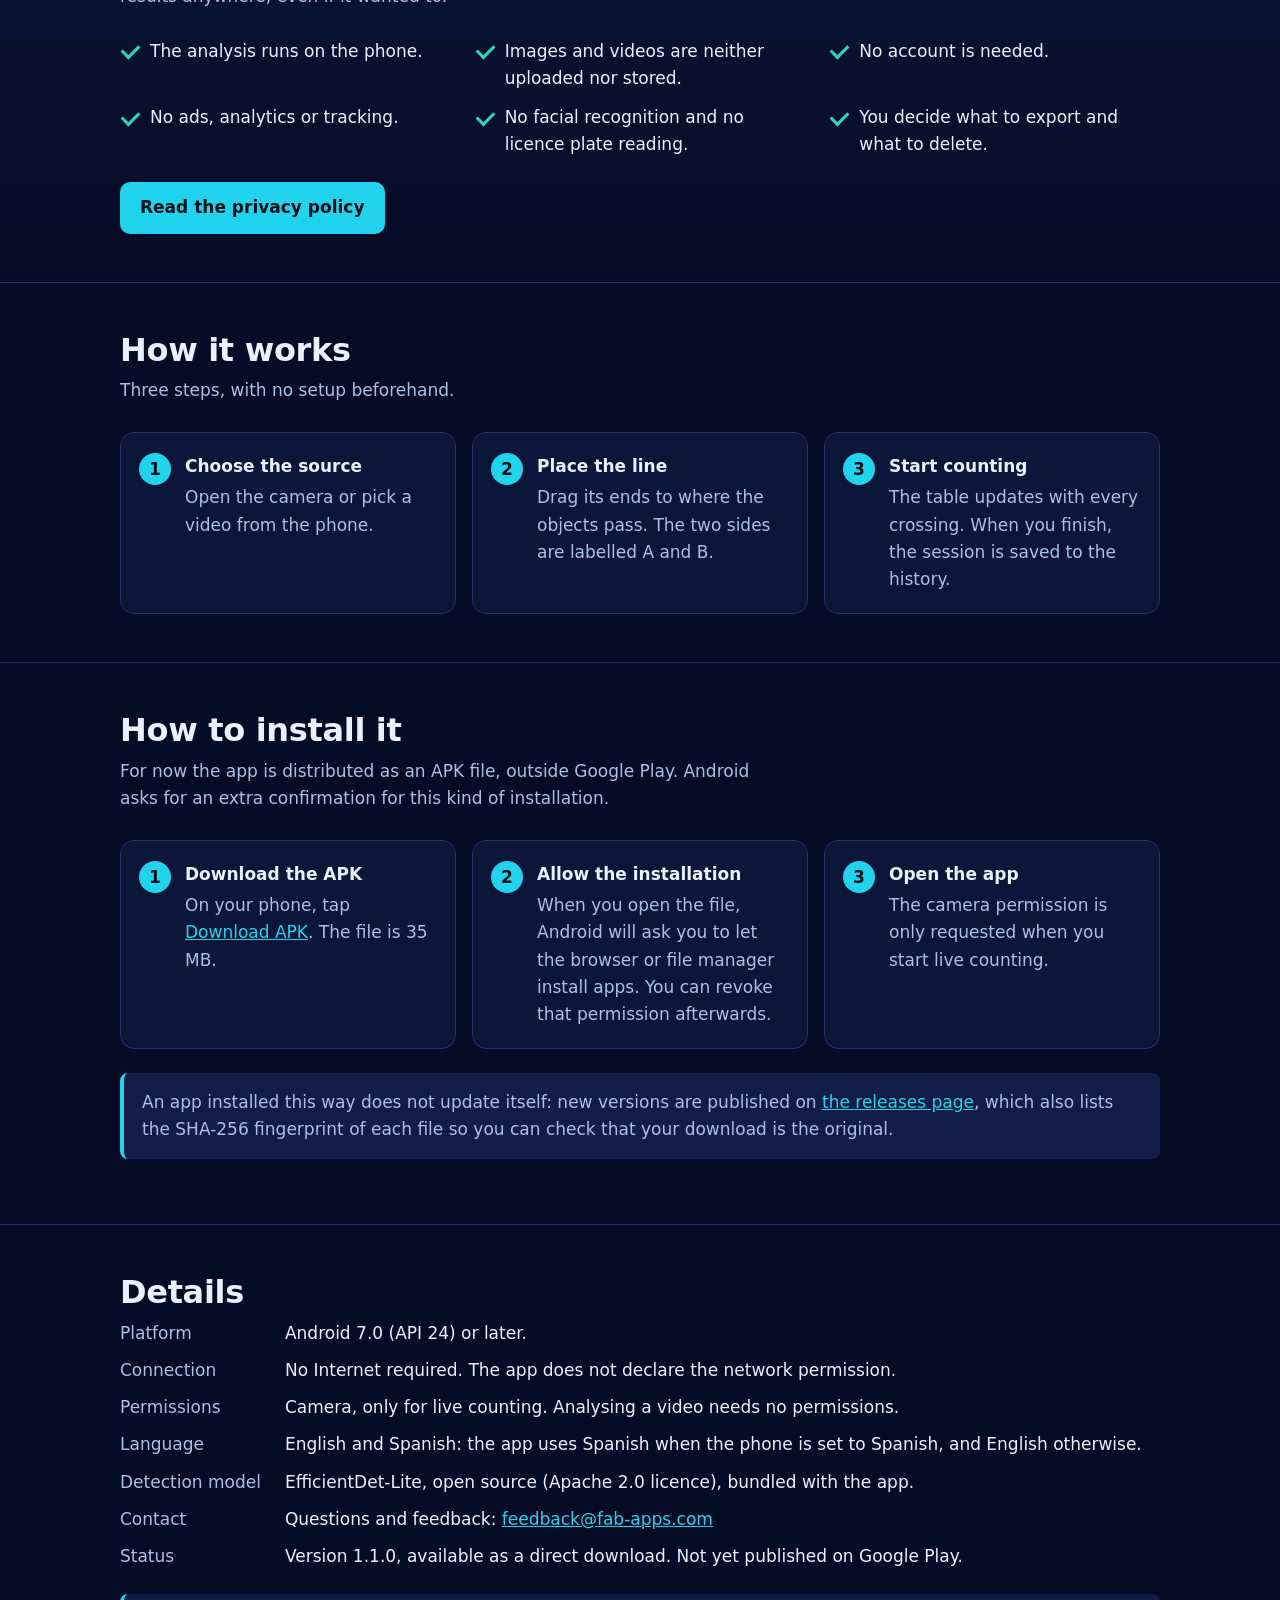
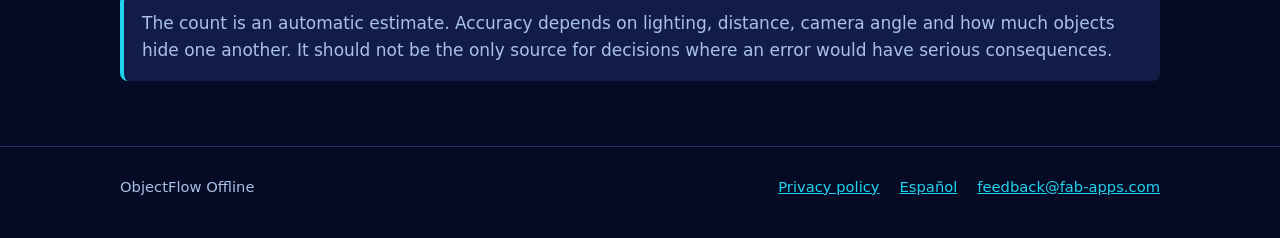
<file: en/index.html>
<!doctype html>
<html lang="en">
  <head>
    <meta charset="utf-8" />
    <meta name="viewport" content="width=device-width, initial-scale=1" />
    <title>ObjectFlow Offline — Count people and vehicles without the Internet</title>
    <meta
      name="description"
      content="Android app that detects, tracks and counts people and vehicles crossing a line, using the camera or a video. All processing happens on the phone, with no Internet and no accounts."
    />
    <meta name="theme-color" content="#050b24" />
    <meta property="og:type" content="website" />
    <meta property="og:title" content="ObjectFlow Offline" />
    <meta
      property="og:description"
      content="Count people and vehicles crossing a line. All on your phone, with no Internet."
    />
    <meta property="og:image" content="../assets/hero.jpg" />
    <link rel="icon" type="image/png" href="../assets/favicon.png" />
    <link rel="alternate" hreflang="es" href="../" />
    <link rel="stylesheet" href="../assets/styles.css" />
  </head>
  <body>
    <header class="site-header">
      <div class="wrap">
        <a class="brand" href="./">
          <img src="../assets/icon-192.png" alt="" width="36" height="36" />
          ObjectFlow Offline
        </a>
        <nav class="site-nav" aria-label="Main">
          <a class="optional" href="#features">Features</a>
          <a class="optional" href="#how-it-works">How it works</a>
          <a class="optional" href="#install">Install</a>
          <a href="privacy.html">Privacy</a>
          <a class="lang" href="../" lang="es" hreflang="es">Español</a>
        </nav>
      </div>
    </header>

    <main>
      <section class="hero">
        <div class="wrap hero-grid">
          <div>
            <h1>Count what crosses the line. <span>No Internet.</span></h1>
            <p class="lead">
              ObjectFlow Offline detects, tracks and counts people and vehicles using your phone's camera or a
              saved video. All the analysis happens on the device: nothing is uploaded to any server.
            </p>
            <div class="actions">
              <a class="button button-primary" href="https://github.com/franbenaglia/videoTrackingLanding/releases/latest/download/objectflow-offline.apk">Download APK for Android</a>
              <a class="button button-ghost" href="privacy.html">Privacy policy</a>
            </div>
            <p class="fine">
              Version 1.1.0 · 35 MB · Android 7.0 or later. No account, no ads, no tracking. Coming to Google Play
              soon.
            </p>
          </div>
          <img
            class="hero-art"
            src="../assets/hero.jpg"
            width="1600"
            height="781"
            alt="Illustration of a street where a person, a car and a motorcycle are detected and counted as they cross counting lines"
          />
        </div>
      </section>

      <section id="features">
        <div class="wrap">
          <h2>What it does</h2>
          <p class="section-lead">
            You draw a line over the image and the app counts every object that crosses it, split by direction and
            by type of object.
          </p>
          <ul class="cards">
            <li class="card">
              <h3>Live camera or video</h3>
              <p>Count in real time by pointing your phone, or analyse a video you already have.</p>
            </li>
            <li class="card">
              <h3>Six types of object</h3>
              <p>People, bicycles, cars, motorcycles, buses and trucks. You choose which ones to count.</p>
            </li>
            <li class="card">
              <h3>Counting in both directions</h3>
              <p>Each crossing is recorded as A → B or B → A, with a total per class and per direction.</p>
            </li>
            <li class="card">
              <h3>Tracking with an identifier</h3>
              <p>
                Each object gets a number while it is in frame, so it is not counted twice in the same direction.
              </p>
            </li>
            <li class="card">
              <h3>Adjustable line and region</h3>
              <p>Drag the ends of the line with your finger and, if you like, limit counting to a region of the image.</p>
            </li>
            <li class="card">
              <h3>History and export</h3>
              <p>
                Every session is saved on the phone. You can export or share it as CSV files with the events and a
                summary.
              </p>
            </li>
            <li class="card">
              <h3>Three performance modes</h3>
              <p>Fast, Balanced and Precise: choose between more frames per second or better detection of small objects.</p>
            </li>
            <li class="card">
              <h3>Measurements on screen</h3>
              <p>Frames per second, analysis time and dropped frames, visible during the session.</p>
            </li>
          </ul>
        </div>
      </section>

      <section class="privacy-band" id="privacy">
        <div class="wrap">
          <h2>Privacy is not a setting: it is the design</h2>
          <p class="section-lead">
            The app has no Internet permission. It cannot send your images or your results anywhere, even if it
            wanted to.
          </p>
          <ul class="checks">
            <li>The analysis runs on the phone.</li>
            <li>Images and videos are neither uploaded nor stored.</li>
            <li>No account is needed.</li>
            <li>No ads, analytics or tracking.</li>
            <li>No facial recognition and no licence plate reading.</li>
            <li>You decide what to export and what to delete.</li>
          </ul>
          <a class="button button-primary" href="privacy.html">Read the privacy policy</a>
        </div>
      </section>

      <section id="how-it-works">
        <div class="wrap">
          <h2>How it works</h2>
          <p class="section-lead">Three steps, with no setup beforehand.</p>
          <ol class="steps">
            <li>
              <strong>Choose the source</strong>
              <span>Open the camera or pick a video from the phone.</span>
            </li>
            <li>
              <strong>Place the line</strong>
              <span>Drag its ends to where the objects pass. The two sides are labelled A and B.</span>
            </li>
            <li>
              <strong>Start counting</strong>
              <span>The table updates with every crossing. When you finish, the session is saved to the history.</span>
            </li>
          </ol>
        </div>
      </section>

      <section id="install">
        <div class="wrap">
          <h2>How to install it</h2>
          <p class="section-lead">
            For now the app is distributed as an APK file, outside Google Play. Android asks for an extra
            confirmation for this kind of installation.
          </p>
          <ol class="steps">
            <li>
              <strong>Download the APK</strong>
              <span>On your phone, tap <a href="https://github.com/franbenaglia/videoTrackingLanding/releases/latest/download/objectflow-offline.apk">Download APK</a>. The file is 35 MB.</span>
            </li>
            <li>
              <strong>Allow the installation</strong>
              <span>
                When you open the file, Android will ask you to let the browser or file manager install apps. You
                can revoke that permission afterwards.
              </span>
            </li>
            <li>
              <strong>Open the app</strong>
              <span>The camera permission is only requested when you start live counting.</span>
            </li>
          </ol>
          <p class="note">
            An app installed this way does not update itself: new versions are published on
            <a href="https://github.com/franbenaglia/videoTrackingLanding/releases">the releases page</a>, which also lists the SHA-256 fingerprint of each file so you can
            check that your download is the original.
          </p>
        </div>
      </section>

      <section id="details">
        <div class="wrap">
          <h2>Details</h2>
          <dl class="facts">
            <dt>Platform</dt>
            <dd>Android 7.0 (API 24) or later.</dd>
            <dt>Connection</dt>
            <dd>No Internet required. The app does not declare the network permission.</dd>
            <dt>Permissions</dt>
            <dd>Camera, only for live counting. Analysing a video needs no permissions.</dd>
            <dt>Language</dt>
            <dd>English and Spanish: the app uses Spanish when the phone is set to Spanish, and English otherwise.</dd>
            <dt>Detection model</dt>
            <dd>EfficientDet-Lite, open source (Apache 2.0 licence), bundled with the app.</dd>
            <dt>Contact</dt>
            <dd>Questions and feedback: <a href="mailto:feedback@fab-apps.com">feedback@fab-apps.com</a></dd>
            <dt>Status</dt>
            <dd>Version 1.1.0, available as a direct download. Not yet published on Google Play.</dd>
          </dl>
          <p class="note">
            The count is an automatic estimate. Accuracy depends on lighting, distance, camera angle and how much
            objects hide one another. It should not be the only source for decisions where an error would have
            serious consequences.
          </p>
        </div>
      </section>
    </main>

    <footer class="site-footer">
      <div class="wrap">
        <span>ObjectFlow Offline</span>
        <nav aria-label="Footer">
          <a href="privacy.html">Privacy policy</a>
          <a href="../" lang="es" hreflang="es">Español</a>
          <a href="mailto:feedback@fab-apps.com">feedback@fab-apps.com</a>
        </nav>
      </div>
    </footer>
  </body>
</html>
</file>
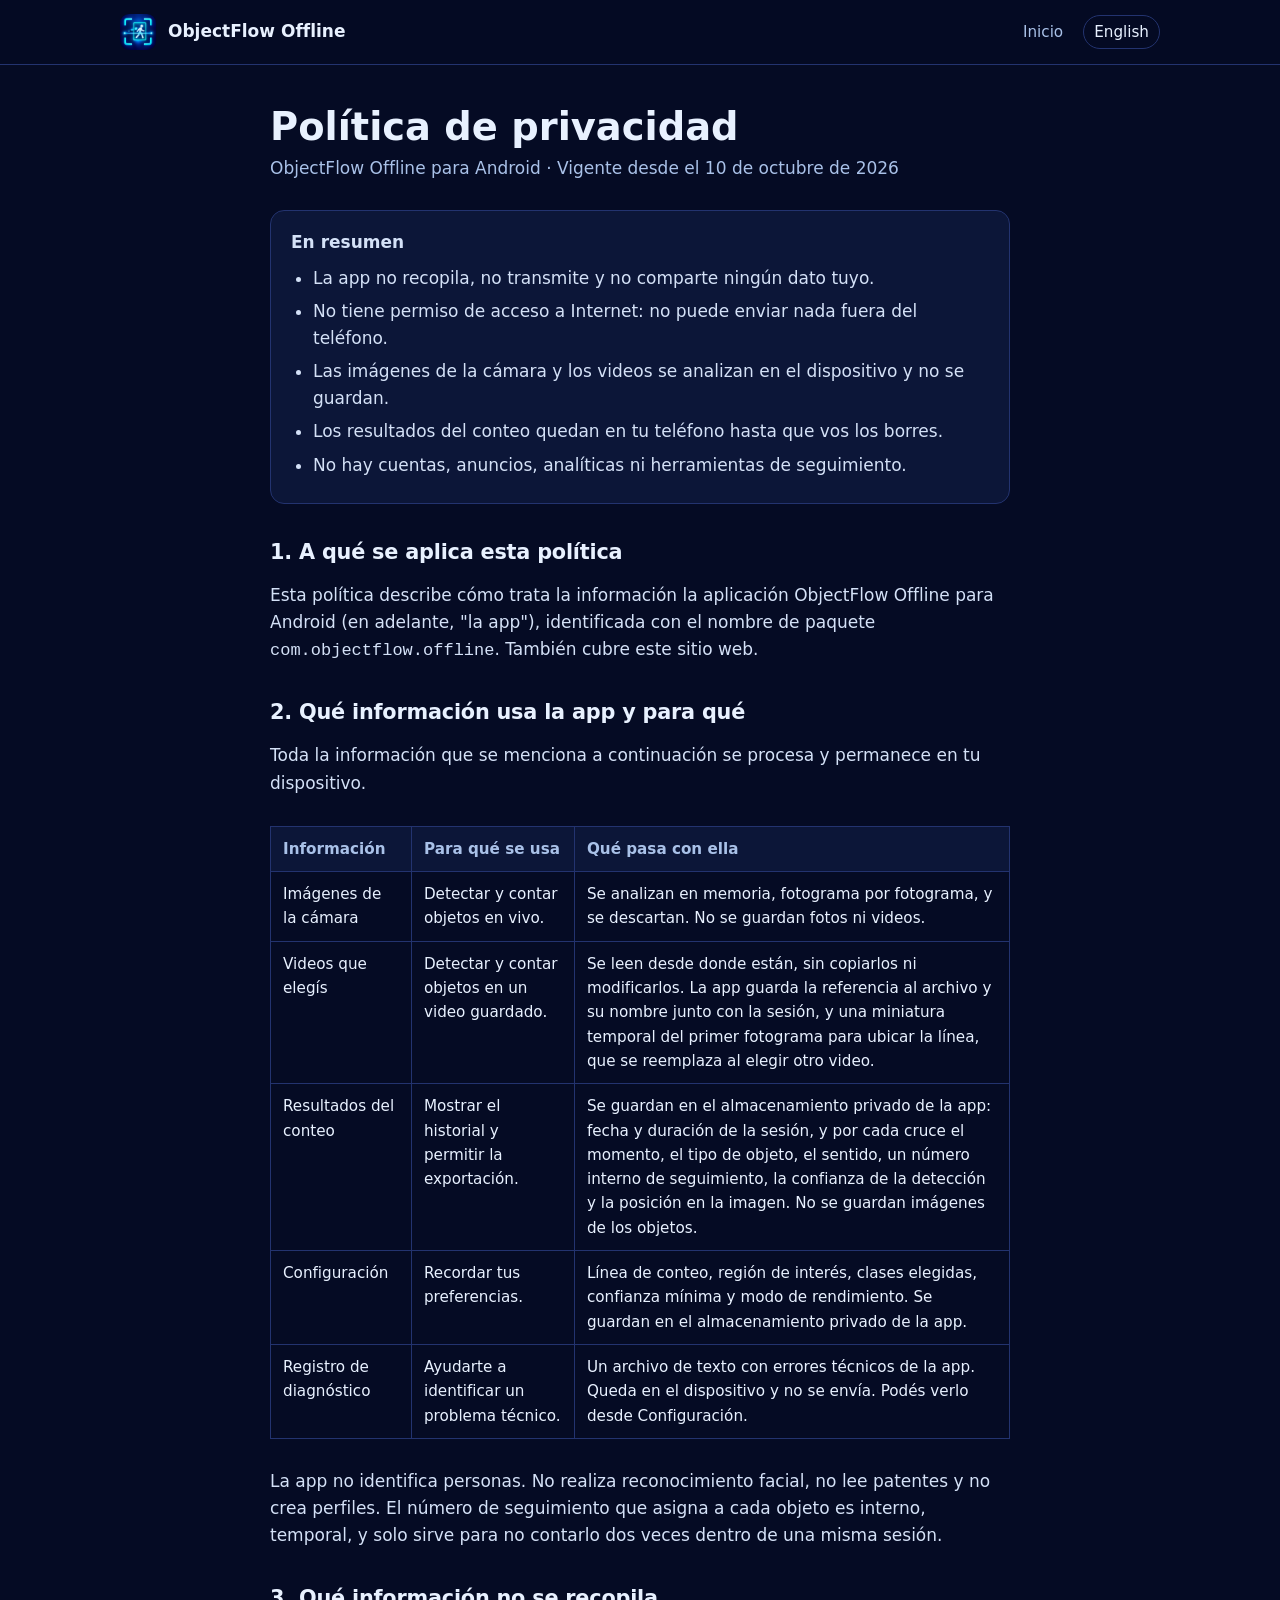
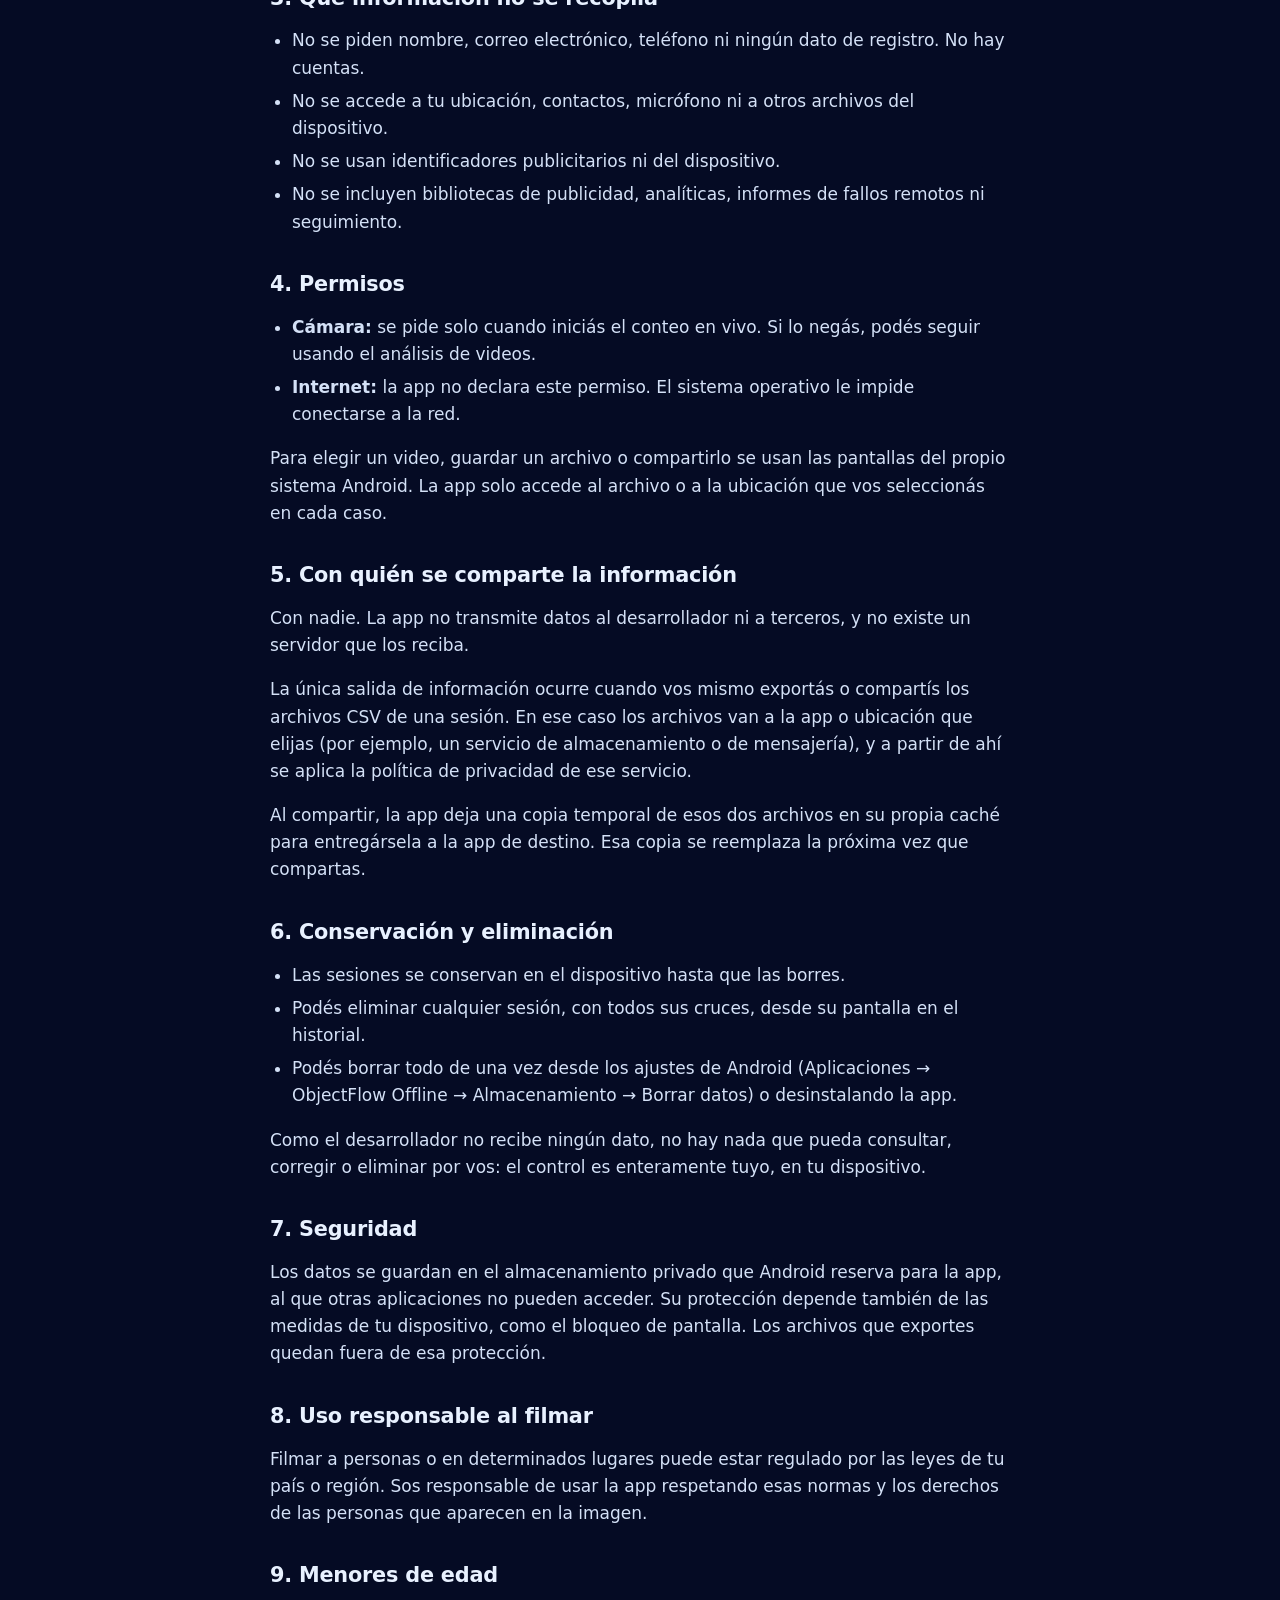
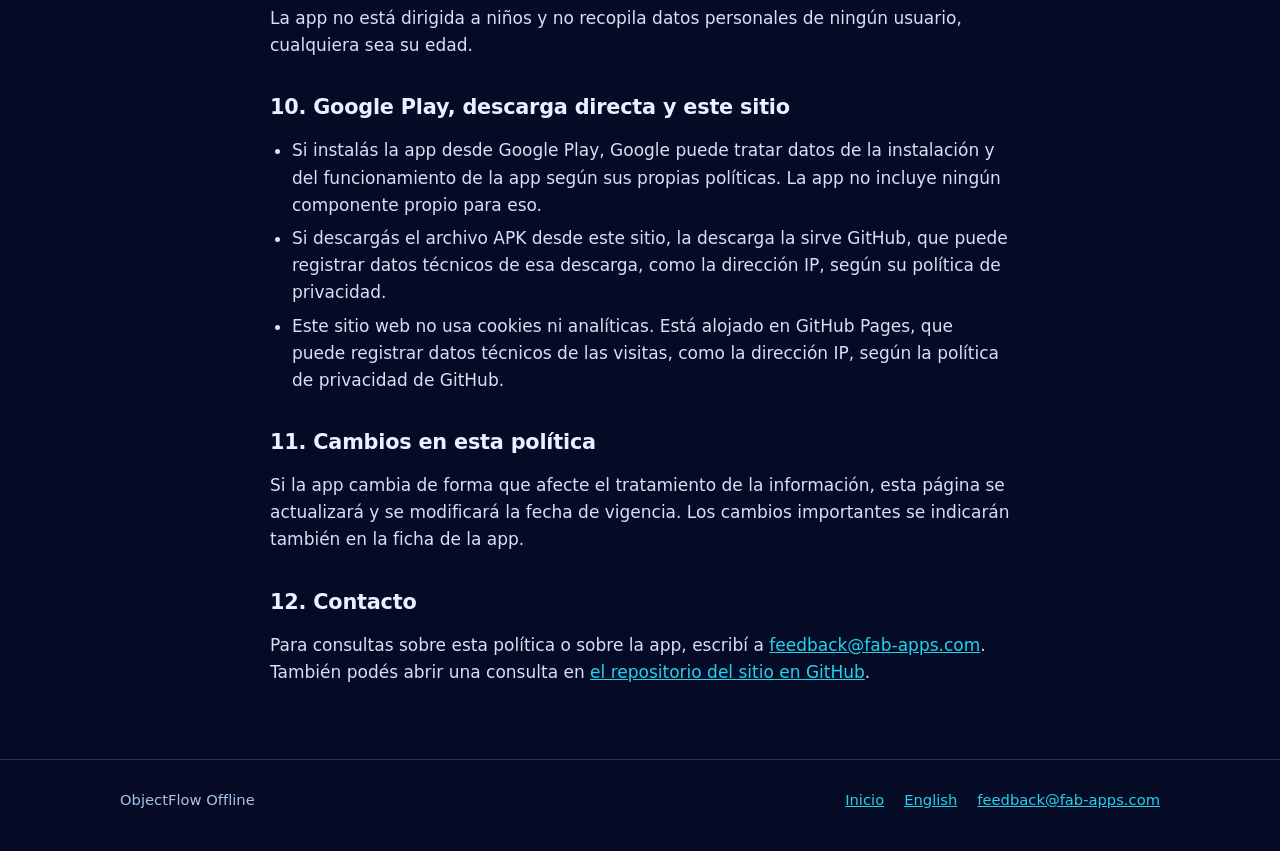
<file: privacidad.html>
<!doctype html>
<html lang="es">
  <head>
    <meta charset="utf-8" />
    <meta name="viewport" content="width=device-width, initial-scale=1" />
    <title>Política de privacidad — ObjectFlow Offline</title>
    <meta
      name="description"
      content="Política de privacidad de ObjectFlow Offline: la app procesa todo en el dispositivo, no tiene permiso de Internet y no recopila ni comparte datos."
    />
    <meta name="theme-color" content="#050b24" />
    <link rel="icon" type="image/png" href="assets/favicon.png" />
    <link rel="alternate" hreflang="en" href="en/privacy.html" />
    <link rel="stylesheet" href="assets/styles.css" />
  </head>
  <body>
    <header class="site-header">
      <div class="wrap">
        <a class="brand" href="./">
          <img src="assets/icon-192.png" alt="" width="36" height="36" />
          ObjectFlow Offline
        </a>
        <nav class="site-nav" aria-label="Principal">
          <a href="./">Inicio</a>
          <a class="lang" href="en/privacy.html" lang="en" hreflang="en">English</a>
        </nav>
      </div>
    </header>

    <main class="doc">
      <div class="wrap">
        <h1>Política de privacidad</h1>
        <p class="meta">ObjectFlow Offline para Android · Vigente desde el 10 de octubre de 2026</p>

        <div class="summary">
          <p><strong>En resumen</strong></p>
          <ul>
            <li>La app no recopila, no transmite y no comparte ningún dato tuyo.</li>
            <li>No tiene permiso de acceso a Internet: no puede enviar nada fuera del teléfono.</li>
            <li>Las imágenes de la cámara y los videos se analizan en el dispositivo y no se guardan.</li>
            <li>Los resultados del conteo quedan en tu teléfono hasta que vos los borres.</li>
            <li>No hay cuentas, anuncios, analíticas ni herramientas de seguimiento.</li>
          </ul>
        </div>

        <h2>1. A qué se aplica esta política</h2>
        <p>
          Esta política describe cómo trata la información la aplicación ObjectFlow Offline para Android (en
          adelante, "la app"), identificada con el nombre de paquete <code>com.objectflow.offline</code>. También
          cubre este sitio web.
        </p>

        <h2>2. Qué información usa la app y para qué</h2>
        <p>Toda la información que se menciona a continuación se procesa y permanece en tu dispositivo.</p>
        <div class="table-scroll">
          <table>
            <thead>
              <tr>
                <th scope="col">Información</th>
                <th scope="col">Para qué se usa</th>
                <th scope="col">Qué pasa con ella</th>
              </tr>
            </thead>
            <tbody>
              <tr>
                <td>Imágenes de la cámara</td>
                <td>Detectar y contar objetos en vivo.</td>
                <td>
                  Se analizan en memoria, fotograma por fotograma, y se descartan. No se guardan fotos ni videos.
                </td>
              </tr>
              <tr>
                <td>Videos que elegís</td>
                <td>Detectar y contar objetos en un video guardado.</td>
                <td>
                  Se leen desde donde están, sin copiarlos ni modificarlos. La app guarda la referencia al archivo
                  y su nombre junto con la sesión, y una miniatura temporal del primer fotograma para ubicar la
                  línea, que se reemplaza al elegir otro video.
                </td>
              </tr>
              <tr>
                <td>Resultados del conteo</td>
                <td>Mostrar el historial y permitir la exportación.</td>
                <td>
                  Se guardan en el almacenamiento privado de la app: fecha y duración de la sesión, y por cada
                  cruce el momento, el tipo de objeto, el sentido, un número interno de seguimiento, la confianza
                  de la detección y la posición en la imagen. No se guardan imágenes de los objetos.
                </td>
              </tr>
              <tr>
                <td>Configuración</td>
                <td>Recordar tus preferencias.</td>
                <td>
                  Línea de conteo, región de interés, clases elegidas, confianza mínima y modo de rendimiento. Se
                  guardan en el almacenamiento privado de la app.
                </td>
              </tr>
              <tr>
                <td>Registro de diagnóstico</td>
                <td>Ayudarte a identificar un problema técnico.</td>
                <td>
                  Un archivo de texto con errores técnicos de la app. Queda en el dispositivo y no se envía. Podés
                  verlo desde Configuración.
                </td>
              </tr>
            </tbody>
          </table>
        </div>
        <p>
          La app no identifica personas. No realiza reconocimiento facial, no lee patentes y no crea perfiles. El
          número de seguimiento que asigna a cada objeto es interno, temporal, y solo sirve para no contarlo dos
          veces dentro de una misma sesión.
        </p>

        <h2>3. Qué información no se recopila</h2>
        <ul>
          <li>No se piden nombre, correo electrónico, teléfono ni ningún dato de registro. No hay cuentas.</li>
          <li>No se accede a tu ubicación, contactos, micrófono ni a otros archivos del dispositivo.</li>
          <li>No se usan identificadores publicitarios ni del dispositivo.</li>
          <li>No se incluyen bibliotecas de publicidad, analíticas, informes de fallos remotos ni seguimiento.</li>
        </ul>

        <h2>4. Permisos</h2>
        <ul>
          <li>
            <strong>Cámara:</strong> se pide solo cuando iniciás el conteo en vivo. Si lo negás, podés seguir
            usando el análisis de videos.
          </li>
          <li>
            <strong>Internet:</strong> la app no declara este permiso. El sistema operativo le impide conectarse a
            la red.
          </li>
        </ul>
        <p>
          Para elegir un video, guardar un archivo o compartirlo se usan las pantallas del propio sistema Android.
          La app solo accede al archivo o a la ubicación que vos seleccionás en cada caso.
        </p>

        <h2>5. Con quién se comparte la información</h2>
        <p>
          Con nadie. La app no transmite datos al desarrollador ni a terceros, y no existe un servidor que los
          reciba.
        </p>
        <p>
          La única salida de información ocurre cuando vos mismo exportás o compartís los archivos CSV de una
          sesión. En ese caso los archivos van a la app o ubicación que elijas (por ejemplo, un servicio de
          almacenamiento o de mensajería), y a partir de ahí se aplica la política de privacidad de ese servicio.
        </p>
        <p>
          Al compartir, la app deja una copia temporal de esos dos archivos en su propia caché para entregársela a
          la app de destino. Esa copia se reemplaza la próxima vez que compartas.
        </p>

        <h2>6. Conservación y eliminación</h2>
        <ul>
          <li>Las sesiones se conservan en el dispositivo hasta que las borres.</li>
          <li>Podés eliminar cualquier sesión, con todos sus cruces, desde su pantalla en el historial.</li>
          <li>
            Podés borrar todo de una vez desde los ajustes de Android (Aplicaciones → ObjectFlow Offline →
            Almacenamiento → Borrar datos) o desinstalando la app.
          </li>
        </ul>
        <p>
          Como el desarrollador no recibe ningún dato, no hay nada que pueda consultar, corregir o eliminar por
          vos: el control es enteramente tuyo, en tu dispositivo.
        </p>

        <h2>7. Seguridad</h2>
        <p>
          Los datos se guardan en el almacenamiento privado que Android reserva para la app, al que otras
          aplicaciones no pueden acceder. Su protección depende también de las medidas de tu dispositivo, como el
          bloqueo de pantalla. Los archivos que exportes quedan fuera de esa protección.
        </p>

        <h2>8. Uso responsable al filmar</h2>
        <p>
          Filmar a personas o en determinados lugares puede estar regulado por las leyes de tu país o región. Sos
          responsable de usar la app respetando esas normas y los derechos de las personas que aparecen en la
          imagen.
        </p>

        <h2>9. Menores de edad</h2>
        <p>
          La app no está dirigida a niños y no recopila datos personales de ningún usuario, cualquiera sea su
          edad.
        </p>

        <h2>10. Google Play, descarga directa y este sitio</h2>
        <ul>
          <li>
            Si instalás la app desde Google Play, Google puede tratar datos de la instalación y del funcionamiento
            de la app según sus propias políticas. La app no incluye ningún componente propio para eso.
          </li>
          <li>
            Si descargás el archivo APK desde este sitio, la descarga la sirve GitHub, que puede registrar datos
            técnicos de esa descarga, como la dirección IP, según su política de privacidad.
          </li>
          <li>
            Este sitio web no usa cookies ni analíticas. Está alojado en GitHub Pages, que puede registrar datos
            técnicos de las visitas, como la dirección IP, según la política de privacidad de GitHub.
          </li>
        </ul>

        <h2>11. Cambios en esta política</h2>
        <p>
          Si la app cambia de forma que afecte el tratamiento de la información, esta página se actualizará y se
          modificará la fecha de vigencia. Los cambios importantes se indicarán también en la ficha de la app.
        </p>

        <h2>12. Contacto</h2>
        <p>
          Para consultas sobre esta política o sobre la app, escribí a
          <a href="mailto:feedback@fab-apps.com">feedback@fab-apps.com</a>. También podés abrir una consulta en
          <a href="https://github.com/franbenaglia/videoTrackingLanding/issues">el repositorio del sitio en GitHub</a>.
        </p>
      </div>
    </main>

    <footer class="site-footer">
      <div class="wrap">
        <span>ObjectFlow Offline</span>
        <nav aria-label="Pie de página">
          <a href="./">Inicio</a>
          <a href="en/privacy.html" lang="en" hreflang="en">English</a>
          <a href="mailto:feedback@fab-apps.com">feedback@fab-apps.com</a>
        </nav>
      </div>
    </footer>
  </body>
</html>
</file>
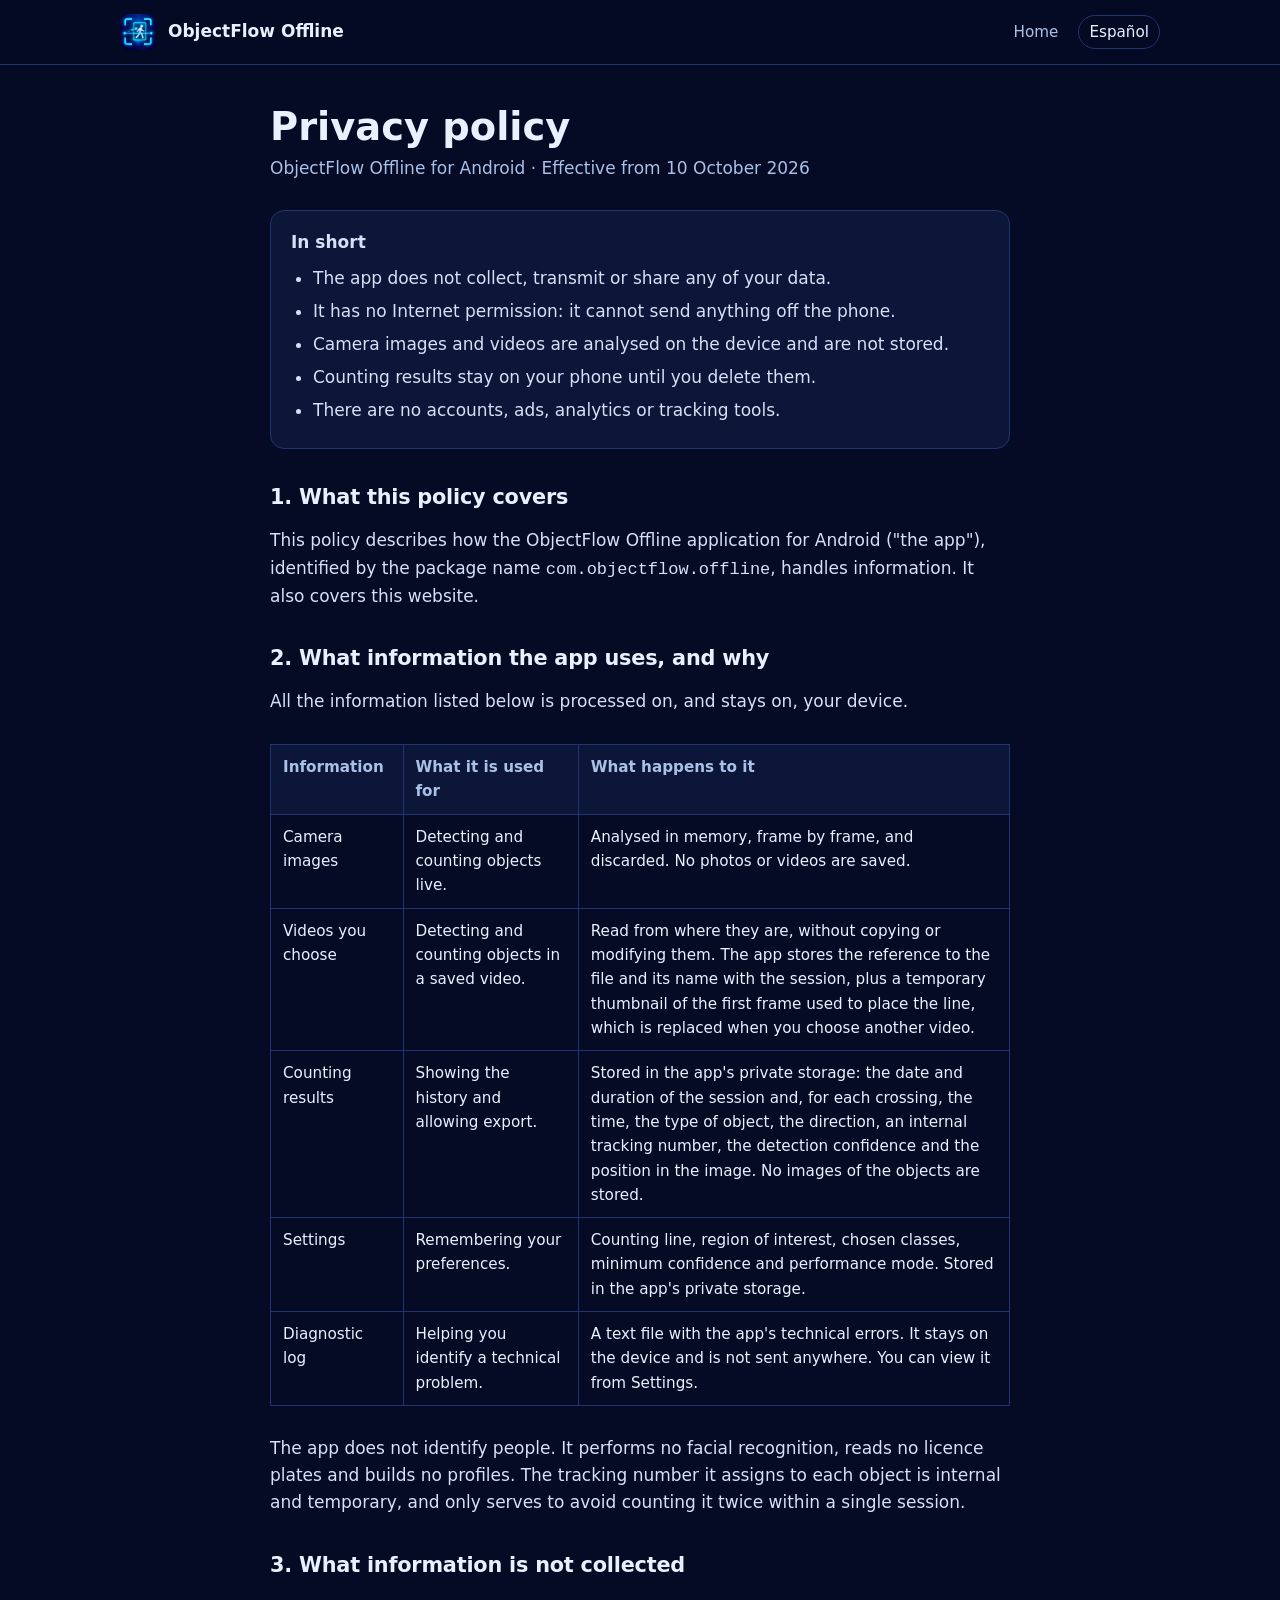
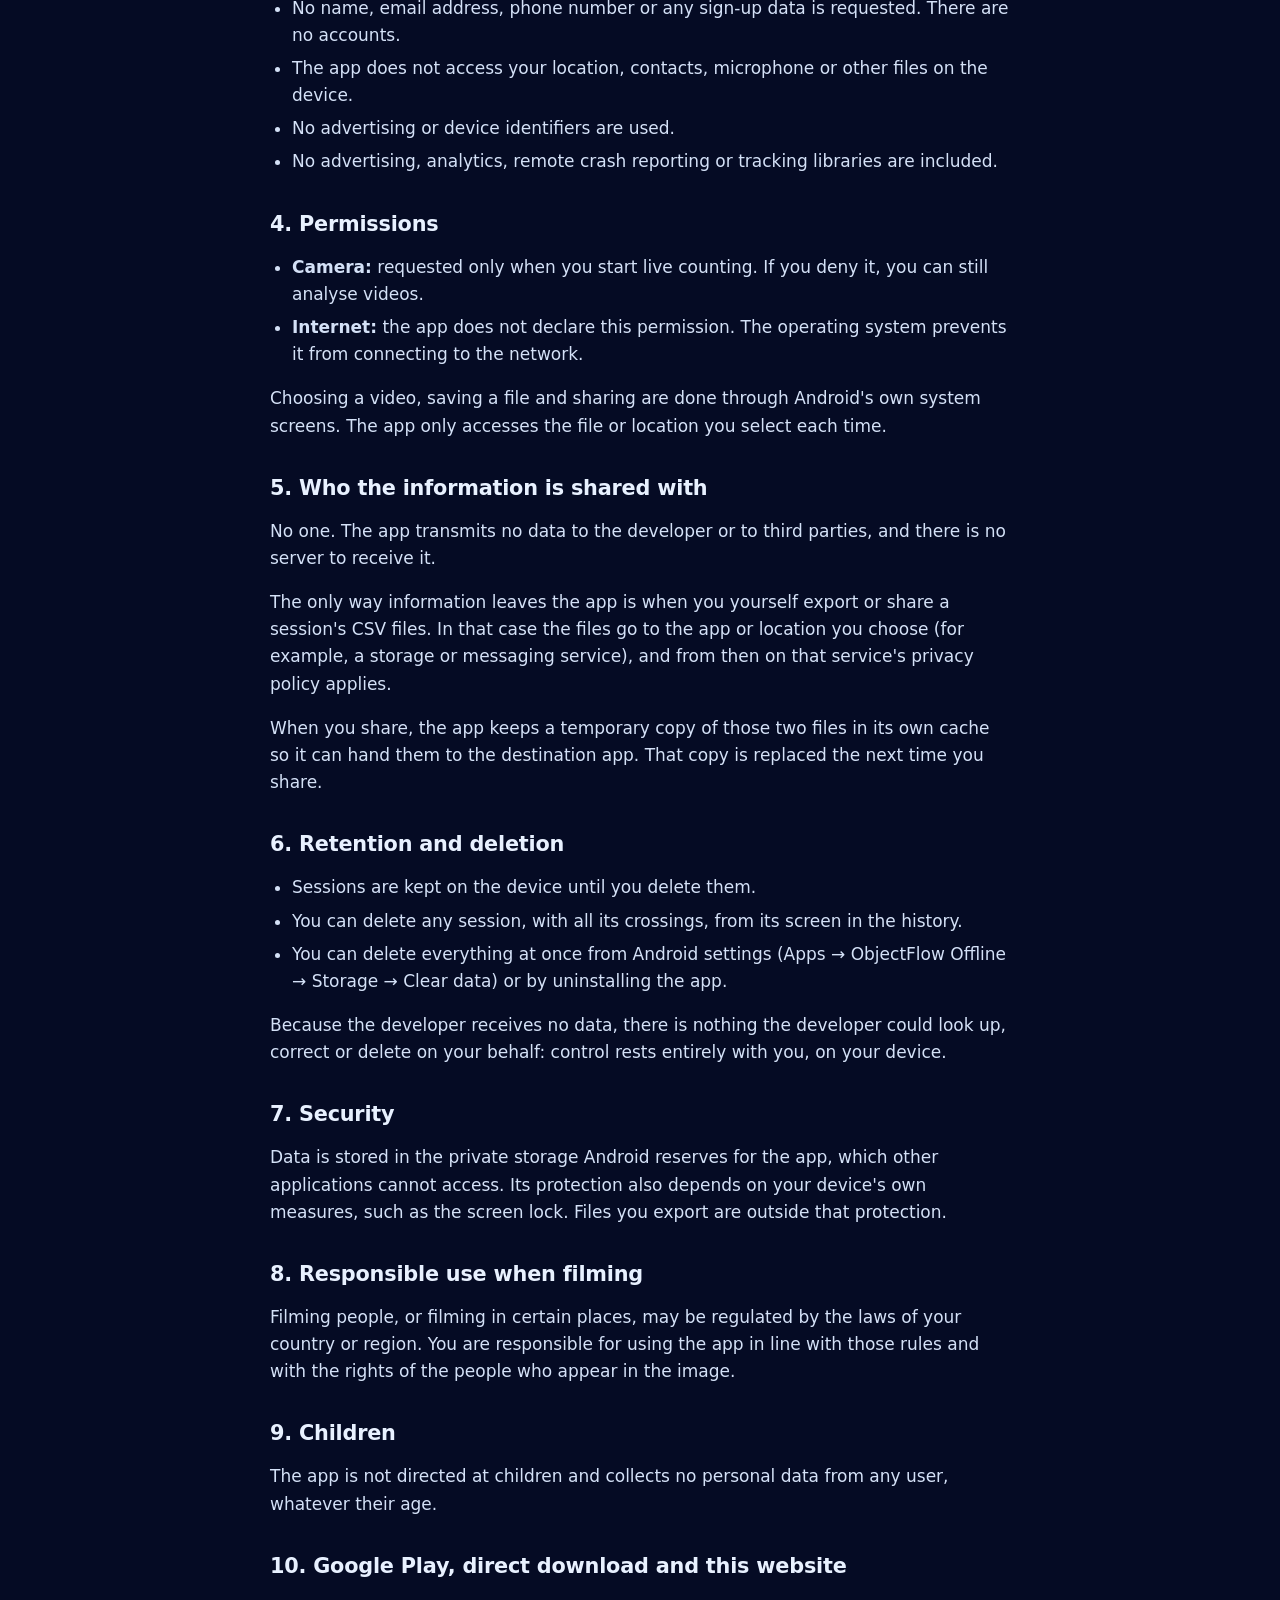
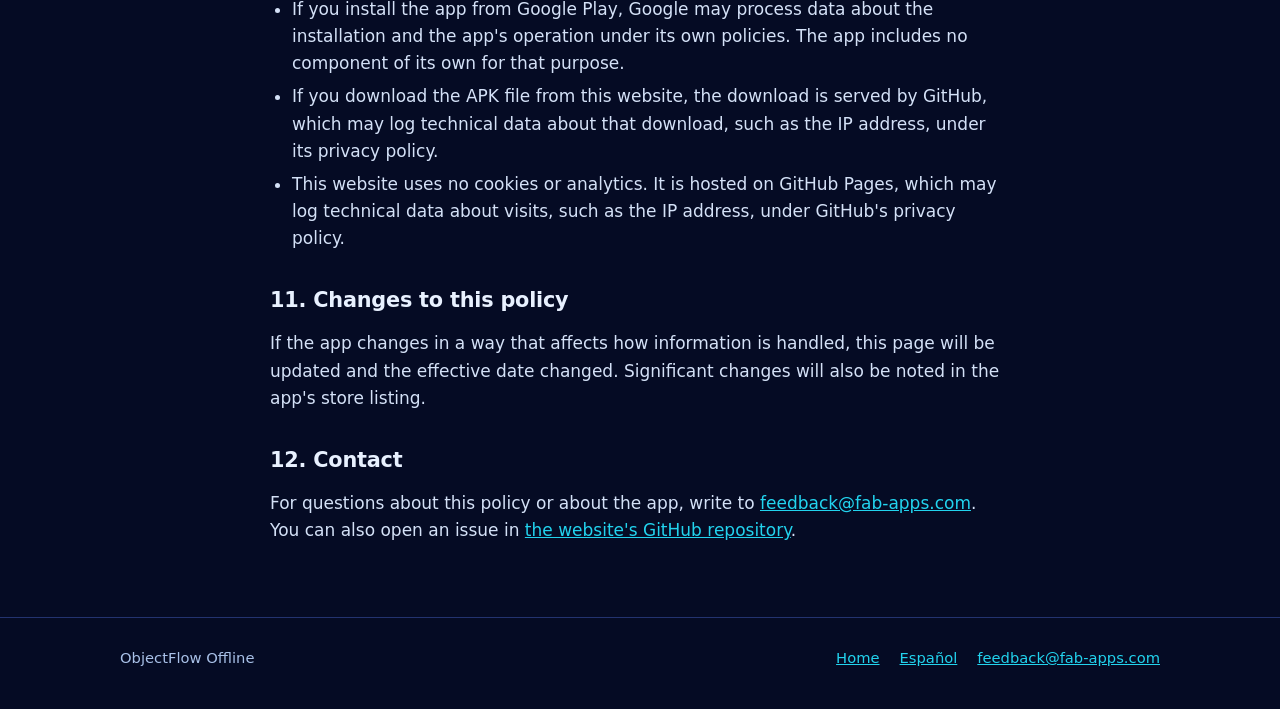
<file: en/privacy.html>
<!doctype html>
<html lang="en">
  <head>
    <meta charset="utf-8" />
    <meta name="viewport" content="width=device-width, initial-scale=1" />
    <title>Privacy policy — ObjectFlow Offline</title>
    <meta
      name="description"
      content="ObjectFlow Offline privacy policy: the app processes everything on the device, has no Internet permission, and does not collect or share data."
    />
    <meta name="theme-color" content="#050b24" />
    <link rel="icon" type="image/png" href="../assets/favicon.png" />
    <link rel="alternate" hreflang="es" href="../privacidad.html" />
    <link rel="stylesheet" href="../assets/styles.css" />
  </head>
  <body>
    <header class="site-header">
      <div class="wrap">
        <a class="brand" href="./">
          <img src="../assets/icon-192.png" alt="" width="36" height="36" />
          ObjectFlow Offline
        </a>
        <nav class="site-nav" aria-label="Main">
          <a href="./">Home</a>
          <a class="lang" href="../privacidad.html" lang="es" hreflang="es">Español</a>
        </nav>
      </div>
    </header>

    <main class="doc">
      <div class="wrap">
        <h1>Privacy policy</h1>
        <p class="meta">ObjectFlow Offline for Android · Effective from 10 October 2026</p>

        <div class="summary">
          <p><strong>In short</strong></p>
          <ul>
            <li>The app does not collect, transmit or share any of your data.</li>
            <li>It has no Internet permission: it cannot send anything off the phone.</li>
            <li>Camera images and videos are analysed on the device and are not stored.</li>
            <li>Counting results stay on your phone until you delete them.</li>
            <li>There are no accounts, ads, analytics or tracking tools.</li>
          </ul>
        </div>

        <h2>1. What this policy covers</h2>
        <p>
          This policy describes how the ObjectFlow Offline application for Android ("the app"), identified by the
          package name <code>com.objectflow.offline</code>, handles information. It also covers this website.
        </p>

        <h2>2. What information the app uses, and why</h2>
        <p>All the information listed below is processed on, and stays on, your device.</p>
        <div class="table-scroll">
          <table>
            <thead>
              <tr>
                <th scope="col">Information</th>
                <th scope="col">What it is used for</th>
                <th scope="col">What happens to it</th>
              </tr>
            </thead>
            <tbody>
              <tr>
                <td>Camera images</td>
                <td>Detecting and counting objects live.</td>
                <td>Analysed in memory, frame by frame, and discarded. No photos or videos are saved.</td>
              </tr>
              <tr>
                <td>Videos you choose</td>
                <td>Detecting and counting objects in a saved video.</td>
                <td>
                  Read from where they are, without copying or modifying them. The app stores the reference to the
                  file and its name with the session, plus a temporary thumbnail of the first frame used to place
                  the line, which is replaced when you choose another video.
                </td>
              </tr>
              <tr>
                <td>Counting results</td>
                <td>Showing the history and allowing export.</td>
                <td>
                  Stored in the app's private storage: the date and duration of the session and, for each
                  crossing, the time, the type of object, the direction, an internal tracking number, the detection
                  confidence and the position in the image. No images of the objects are stored.
                </td>
              </tr>
              <tr>
                <td>Settings</td>
                <td>Remembering your preferences.</td>
                <td>
                  Counting line, region of interest, chosen classes, minimum confidence and performance mode.
                  Stored in the app's private storage.
                </td>
              </tr>
              <tr>
                <td>Diagnostic log</td>
                <td>Helping you identify a technical problem.</td>
                <td>
                  A text file with the app's technical errors. It stays on the device and is not sent anywhere.
                  You can view it from Settings.
                </td>
              </tr>
            </tbody>
          </table>
        </div>
        <p>
          The app does not identify people. It performs no facial recognition, reads no licence plates and builds
          no profiles. The tracking number it assigns to each object is internal and temporary, and only serves to
          avoid counting it twice within a single session.
        </p>

        <h2>3. What information is not collected</h2>
        <ul>
          <li>No name, email address, phone number or any sign-up data is requested. There are no accounts.</li>
          <li>The app does not access your location, contacts, microphone or other files on the device.</li>
          <li>No advertising or device identifiers are used.</li>
          <li>No advertising, analytics, remote crash reporting or tracking libraries are included.</li>
        </ul>

        <h2>4. Permissions</h2>
        <ul>
          <li>
            <strong>Camera:</strong> requested only when you start live counting. If you deny it, you can still
            analyse videos.
          </li>
          <li>
            <strong>Internet:</strong> the app does not declare this permission. The operating system prevents it
            from connecting to the network.
          </li>
        </ul>
        <p>
          Choosing a video, saving a file and sharing are done through Android's own system screens. The app only
          accesses the file or location you select each time.
        </p>

        <h2>5. Who the information is shared with</h2>
        <p>
          No one. The app transmits no data to the developer or to third parties, and there is no server to
          receive it.
        </p>
        <p>
          The only way information leaves the app is when you yourself export or share a session's CSV files. In
          that case the files go to the app or location you choose (for example, a storage or messaging service),
          and from then on that service's privacy policy applies.
        </p>
        <p>
          When you share, the app keeps a temporary copy of those two files in its own cache so it can hand them to
          the destination app. That copy is replaced the next time you share.
        </p>

        <h2>6. Retention and deletion</h2>
        <ul>
          <li>Sessions are kept on the device until you delete them.</li>
          <li>You can delete any session, with all its crossings, from its screen in the history.</li>
          <li>
            You can delete everything at once from Android settings (Apps → ObjectFlow Offline → Storage → Clear
            data) or by uninstalling the app.
          </li>
        </ul>
        <p>
          Because the developer receives no data, there is nothing the developer could look up, correct or delete
          on your behalf: control rests entirely with you, on your device.
        </p>

        <h2>7. Security</h2>
        <p>
          Data is stored in the private storage Android reserves for the app, which other applications cannot
          access. Its protection also depends on your device's own measures, such as the screen lock. Files you
          export are outside that protection.
        </p>

        <h2>8. Responsible use when filming</h2>
        <p>
          Filming people, or filming in certain places, may be regulated by the laws of your country or region.
          You are responsible for using the app in line with those rules and with the rights of the people who
          appear in the image.
        </p>

        <h2>9. Children</h2>
        <p>The app is not directed at children and collects no personal data from any user, whatever their age.</p>

        <h2>10. Google Play, direct download and this website</h2>
        <ul>
          <li>
            If you install the app from Google Play, Google may process data about the installation and the app's
            operation under its own policies. The app includes no component of its own for that purpose.
          </li>
          <li>
            If you download the APK file from this website, the download is served by GitHub, which may log
            technical data about that download, such as the IP address, under its privacy policy.
          </li>
          <li>
            This website uses no cookies or analytics. It is hosted on GitHub Pages, which may log technical data
            about visits, such as the IP address, under GitHub's privacy policy.
          </li>
        </ul>

        <h2>11. Changes to this policy</h2>
        <p>
          If the app changes in a way that affects how information is handled, this page will be updated and the
          effective date changed. Significant changes will also be noted in the app's store listing.
        </p>

        <h2>12. Contact</h2>
        <p>
          For questions about this policy or about the app, write to
          <a href="mailto:feedback@fab-apps.com">feedback@fab-apps.com</a>. You can also open an issue in
          <a href="https://github.com/franbenaglia/videoTrackingLanding/issues">the website's GitHub repository</a>.
        </p>
      </div>
    </main>

    <footer class="site-footer">
      <div class="wrap">
        <span>ObjectFlow Offline</span>
        <nav aria-label="Footer">
          <a href="./">Home</a>
          <a href="../privacidad.html" lang="es" hreflang="es">Español</a>
          <a href="mailto:feedback@fab-apps.com">feedback@fab-apps.com</a>
        </nav>
      </div>
    </footer>
  </body>
</html>
</file>
<file: assets/styles.css>
:root {
  --bg: #050b24;
  --bg-raised: #0c1638;
  --bg-panel: #111d47;
  --border: #23336f;
  --text: #e8f1ff;
  --text-soft: #a9c1e8;
  --accent: #22d3ee;
  --accent-strong: #67e8f9;
  --accent-ink: #04121a;
  --teal: #2dd4bf;
  --max: 1080px;
}

* {
  box-sizing: border-box;
}

html {
  scroll-behavior: smooth;
}

body {
  margin: 0;
  background: var(--bg);
  color: var(--text);
  font-family: system-ui, -apple-system, 'Segoe UI', Roboto, 'Helvetica Neue', Arial, sans-serif;
  font-size: 17px;
  line-height: 1.6;
  -webkit-font-smoothing: antialiased;
}

a {
  color: var(--accent);
}

a:hover {
  color: var(--accent-strong);
}

a:focus-visible,
.button:focus-visible {
  outline: 3px solid var(--accent-strong);
  outline-offset: 3px;
  border-radius: 6px;
}

img {
  max-width: 100%;
  height: auto;
}

.wrap {
  width: 100%;
  max-width: var(--max);
  margin: 0 auto;
  padding: 0 20px;
}

/* Cabecera */

.site-header {
  position: sticky;
  top: 0;
  z-index: 10;
  background: rgba(5, 11, 36, 0.92);
  backdrop-filter: blur(8px);
  border-bottom: 1px solid var(--border);
}

.site-header .wrap {
  display: flex;
  align-items: center;
  justify-content: space-between;
  gap: 16px;
  min-height: 64px;
}

.brand {
  display: flex;
  align-items: center;
  gap: 12px;
  color: var(--text);
  font-weight: 700;
  text-decoration: none;
}

.brand img {
  width: 36px;
  height: 36px;
  border-radius: 9px;
}

.site-nav {
  display: flex;
  align-items: center;
  gap: 20px;
  font-size: 0.95rem;
}

.site-nav a {
  color: var(--text-soft);
  text-decoration: none;
}

.site-nav a:hover {
  color: var(--text);
}

.site-nav .lang {
  padding: 4px 10px;
  border: 1px solid var(--border);
  border-radius: 999px;
  color: var(--text);
}

/* Portada */

.hero {
  padding: 56px 0 40px;
}

.hero-grid {
  display: grid;
  grid-template-columns: minmax(0, 5fr) minmax(0, 6fr);
  gap: 40px;
  align-items: center;
}

.hero h1 {
  margin: 0 0 16px;
  font-size: clamp(2rem, 5vw, 3.1rem);
  line-height: 1.12;
  letter-spacing: -0.02em;
}

.hero h1 span {
  color: var(--accent);
}

.lead {
  margin: 0 0 24px;
  font-size: 1.15rem;
  color: var(--text-soft);
}

.hero-art {
  border: 1px solid var(--border);
  border-radius: 18px;
  box-shadow: 0 20px 60px rgba(0, 0, 0, 0.45);
  display: block;
}

.actions {
  display: flex;
  flex-wrap: wrap;
  gap: 12px;
  align-items: center;
}

.button {
  display: inline-block;
  padding: 12px 20px;
  border-radius: 10px;
  font-weight: 700;
  text-decoration: none;
}

.button-primary {
  background: var(--accent);
  color: var(--accent-ink);
}

.button-primary:hover {
  background: var(--accent-strong);
  color: var(--accent-ink);
}

.button-ghost {
  border: 1px solid var(--border);
  color: var(--text);
}

.badge-soon {
  display: inline-block;
  padding: 12px 20px;
  border: 1px dashed var(--accent);
  border-radius: 10px;
  color: var(--accent);
  font-weight: 700;
}

.fine {
  margin-top: 14px;
  font-size: 0.9rem;
  color: var(--text-soft);
}

/* Secciones */

section {
  padding: 48px 0;
}

section + section {
  border-top: 1px solid var(--border);
}

h2 {
  margin: 0 0 8px;
  font-size: clamp(1.5rem, 3.4vw, 2rem);
  line-height: 1.2;
  letter-spacing: -0.01em;
}

.section-lead {
  margin: 0 0 28px;
  max-width: 62ch;
  color: var(--text-soft);
}

.cards {
  display: grid;
  grid-template-columns: repeat(auto-fit, minmax(250px, 1fr));
  gap: 16px;
  margin: 0;
  padding: 0;
  list-style: none;
}

.card {
  padding: 20px;
  background: var(--bg-raised);
  border: 1px solid var(--border);
  border-radius: 14px;
}

.card h3 {
  margin: 0 0 6px;
  font-size: 1.08rem;
  color: var(--accent);
}

.card p {
  margin: 0;
  color: var(--text-soft);
}

.privacy-band {
  background: linear-gradient(180deg, var(--bg-raised), var(--bg));
}

.checks {
  display: grid;
  grid-template-columns: repeat(auto-fit, minmax(250px, 1fr));
  gap: 12px 24px;
  margin: 0 0 24px;
  padding: 0;
  list-style: none;
}

.checks li {
  position: relative;
  padding-left: 30px;
}

.checks li::before {
  content: '';
  position: absolute;
  left: 2px;
  top: 0.38em;
  width: 14px;
  height: 8px;
  border-left: 3px solid var(--teal);
  border-bottom: 3px solid var(--teal);
  transform: rotate(-45deg);
}

.steps {
  display: grid;
  grid-template-columns: repeat(auto-fit, minmax(230px, 1fr));
  gap: 16px;
  margin: 0;
  padding: 0;
  list-style: none;
  counter-reset: step;
}

.steps li {
  position: relative;
  padding: 20px 20px 20px 64px;
  background: var(--bg-raised);
  border: 1px solid var(--border);
  border-radius: 14px;
  counter-increment: step;
}

.steps li::before {
  content: counter(step);
  position: absolute;
  left: 18px;
  top: 20px;
  width: 32px;
  height: 32px;
  border-radius: 50%;
  background: var(--accent);
  color: var(--accent-ink);
  font-weight: 800;
  text-align: center;
  line-height: 32px;
}

.steps strong {
  display: block;
  margin-bottom: 4px;
}

.steps span {
  color: var(--text-soft);
}

.facts {
  display: grid;
  grid-template-columns: max-content 1fr;
  gap: 10px 24px;
  margin: 0;
}

.facts dt {
  color: var(--text-soft);
}

.facts dd {
  margin: 0;
}

.note {
  margin-top: 24px;
  padding: 16px 18px;
  background: var(--bg-panel);
  border-left: 4px solid var(--accent);
  border-radius: 8px;
  color: var(--text-soft);
}

/* Documento legal */

.doc {
  padding: 40px 0 56px;
}

.doc .wrap {
  max-width: 780px;
}

.doc h1 {
  margin: 0 0 6px;
  font-size: clamp(1.8rem, 4.5vw, 2.4rem);
  line-height: 1.15;
}

.doc .meta {
  margin: 0 0 28px;
  color: var(--text-soft);
}

.doc h2 {
  margin: 36px 0 10px;
  font-size: 1.3rem;
}

.doc p,
.doc li {
  color: #d4e1f7;
}

.doc ul {
  padding-left: 22px;
}

.doc li {
  margin-bottom: 6px;
}

.summary {
  padding: 18px 20px;
  background: var(--bg-raised);
  border: 1px solid var(--border);
  border-radius: 14px;
}

.summary p {
  margin: 0 0 8px;
}

.summary ul {
  margin: 0;
}

table {
  width: 100%;
  border-collapse: collapse;
  margin: 12px 0;
  font-size: 0.95rem;
}

th,
td {
  padding: 10px 12px;
  border: 1px solid var(--border);
  text-align: left;
  vertical-align: top;
}

th {
  background: var(--bg-raised);
  color: var(--text-soft);
  font-weight: 600;
}

.table-scroll {
  overflow-x: auto;
}

/* Pie */

.site-footer {
  padding: 28px 0 40px;
  border-top: 1px solid var(--border);
  color: var(--text-soft);
  font-size: 0.92rem;
}

.site-footer .wrap {
  display: flex;
  flex-wrap: wrap;
  gap: 8px 24px;
  justify-content: space-between;
}

.site-footer nav {
  display: flex;
  flex-wrap: wrap;
  gap: 8px 20px;
}

@media (max-width: 820px) {
  .hero {
    padding-top: 32px;
  }

  .hero-grid {
    grid-template-columns: 1fr;
    gap: 28px;
  }

  .site-nav .optional {
    display: none;
  }

  .facts {
    grid-template-columns: 1fr;
    gap: 2px;
  }

  .facts dd {
    margin-bottom: 12px;
  }
}

@media (prefers-reduced-motion: reduce) {
  html {
    scroll-behavior: auto;
  }
}
</file>
<file: demo/demo.css>
/* Complementos de la página de demostración sobre ../assets/styles.css. */

.demo-hero .hero-grid {
  grid-template-columns: minmax(0, 7fr) minmax(0, 4fr);
}

.hero-shot {
  justify-self: center;
  max-width: 300px;
}

.eyebrow {
  margin: 0 0 10px;
  color: var(--teal);
  font-size: 0.9rem;
  font-weight: 700;
  letter-spacing: 0.06em;
  text-transform: uppercase;
}

.button[aria-disabled='true'] {
  opacity: 0.5;
  pointer-events: none;
}

.shot-button {
  display: block;
  width: 100%;
  padding: 0;
  border: 1px solid var(--border);
  border-radius: 16px;
  background: none;
  overflow: hidden;
  cursor: zoom-in;
}

.shot-button img {
  display: block;
  width: 100%;
  height: auto;
}

.shot-button:focus-visible {
  outline: 3px solid var(--accent-strong);
  outline-offset: 3px;
}

.gallery {
  display: grid;
  grid-template-columns: repeat(auto-fill, minmax(220px, 280px));
  gap: 20px;
  margin: 0;
  padding: 0;
  list-style: none;
}

.gallery figure {
  margin: 0;
}

.gallery figcaption {
  margin-top: 10px;
  font-size: 0.92rem;
  color: var(--text-soft);
}

.lightbox {
  max-width: min(94vw, 720px);
  max-height: 94vh;
  padding: 0;
  border: 1px solid var(--border);
  border-radius: 14px;
  background: var(--bg-raised);
  color: var(--text);
}

.lightbox::backdrop {
  background: rgba(2, 6, 20, 0.85);
}

.lightbox img {
  display: block;
  max-width: 100%;
  max-height: 80vh;
  margin: 0 auto;
}

.lightbox-bar {
  display: flex;
  gap: 12px;
  align-items: flex-start;
  justify-content: space-between;
  padding: 10px 14px;
}

.lightbox-bar p {
  margin: 0;
  font-size: 0.9rem;
  color: var(--text-soft);
}

.lightbox-close {
  flex: none;
  padding: 6px 12px;
  border: 1px solid var(--border);
  border-radius: 8px;
  background: var(--bg-panel);
  color: var(--text);
  font: inherit;
  cursor: pointer;
}

.diagram {
  width: 100%;
  height: auto;
  margin-top: 8px;
}

.diagram .box {
  fill: var(--bg-raised);
  stroke: var(--border);
  stroke-width: 1.5;
}

.diagram .box-accent {
  fill: var(--bg-panel);
  stroke: var(--accent);
  stroke-width: 1.5;
}

.diagram .title {
  fill: var(--text);
  font-size: 15px;
  font-weight: 700;
}

.diagram .sub {
  fill: var(--text-soft);
  font-size: 12.5px;
}

.diagram .arrow {
  stroke: var(--accent);
  stroke-width: 2;
  fill: none;
}

.diagram .arrow-soft {
  stroke: var(--teal);
  stroke-width: 1.5;
  stroke-dasharray: 5 4;
  fill: none;
}

.diagram .group {
  fill: none;
  stroke: var(--border);
  stroke-dasharray: 6 5;
}

.diagram .group-label {
  fill: var(--teal);
  font-size: 12px;
  font-weight: 700;
  letter-spacing: 0.06em;
}

.stack-list {
  margin: 20px 0 0;
  padding-left: 20px;
  color: var(--text-soft);
}

.stack-list li {
  margin-bottom: 6px;
}

.stack-list strong {
  color: var(--text);
}

.checksum {
  display: block;
  overflow-wrap: anywhere;
  font-family: ui-monospace, 'SFMono-Regular', Menlo, Consolas, monospace;
  font-size: 0.88rem;
}

.scenario {
  margin: 0;
  padding-left: 22px;
}

.scenario li {
  margin-bottom: 8px;
}

@media (max-width: 820px) {
  .demo-hero .hero-grid {
    grid-template-columns: 1fr;
  }

  .hero-shot {
    max-width: 260px;
  }

  .gallery {
    grid-template-columns: repeat(auto-fill, minmax(200px, 1fr));
  }
}

.facts-spaced {
  margin-top: 28px;
}
</file>
